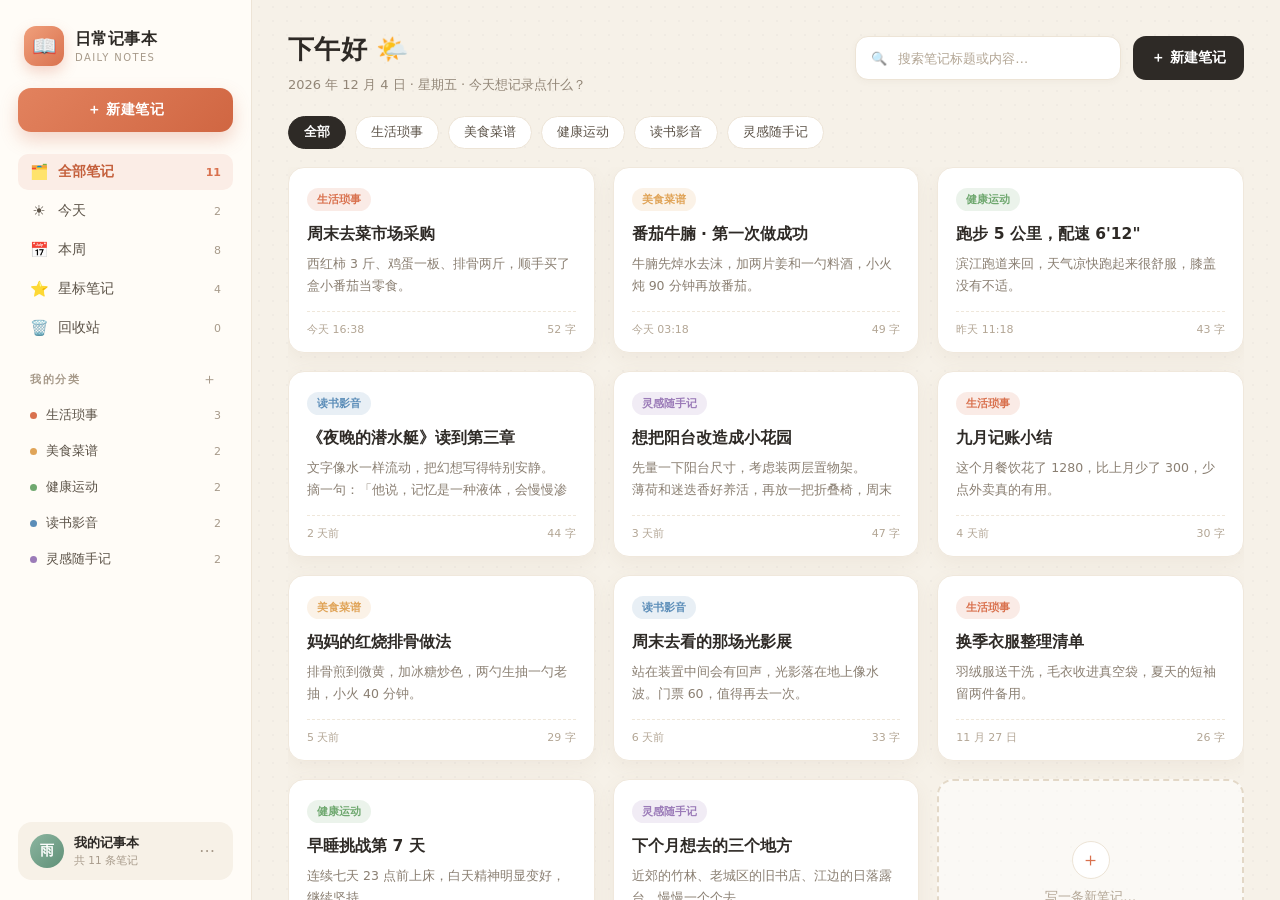
<file: index.html>
<!DOCTYPE html>
<html lang="zh-CN">
<head>
<meta charset="UTF-8">
<meta name="viewport" content="width=device-width, initial-scale=1, viewport-fit=cover">
<title>日常记事本 · 记录每一天</title>
<meta name="description" content="轻量的生活记事本：添加、编辑、删除笔记，按分类整理，数据只保存在本机。">
<link rel="stylesheet" href="assets/css/style.css">
<link rel="icon" href="data:image/svg+xml,<svg xmlns='http://www.w3.org/2000/svg' viewBox='0 0 100 100'><text y='.9em' font-size='90'>📖</text></svg>">
</head>
<body>
<div class="notice" id="fileNotice" hidden>
  <span>💡 小提示：你现在是直接打开本地网页文件的，笔记会保存在这个浏览器里。如果发现笔记没有保存，改用项目里的「启动记事本.bat」打开即可。</span>
  <button class="notice-btn" type="button" id="noticeBackup">导出备份</button>
  <button class="notice-x" type="button" id="noticeClose">知道了</button>
</div>


<!-- ============ 侧边栏 ============ -->
<aside class="sidebar" id="sidebar">
  <div class="brand">
    <div class="brand-mark">📖</div>
    <div>
      <div class="brand-name">日常记事本</div>
      <div class="brand-sub">DAILY NOTES</div>
    </div>
    <button class="sidebar-close" id="sidebarClose" type="button" aria-label="收起菜单">✕</button>
  </div>

  <button class="new-btn" type="button" data-new-note>＋ 新建笔记</button>

  <nav class="nav" id="viewNav">
    <a class="nav-item" data-view="all" href="#all"><span class="ico">🗂️</span>全部笔记<span class="count" data-count="all">0</span></a>
    <a class="nav-item" data-view="today" href="#today"><span class="ico">☀️</span>今天<span class="count" data-count="today">0</span></a>
    <a class="nav-item" data-view="week" href="#week"><span class="ico">📅</span>本周<span class="count" data-count="week">0</span></a>
    <a class="nav-item" data-view="starred" href="#starred"><span class="ico">⭐</span>星标笔记<span class="count" data-count="starred">0</span></a>
    <a class="nav-item" data-view="trash" href="#trash"><span class="ico">🗑️</span>回收站<span class="count" data-count="trash">0</span></a>
  </nav>

  <div class="nav-title">
    <span>我的分类</span>
    <button class="mini" type="button" id="manageCatsBtn" title="管理分类">＋</button>
  </div>
  <div class="cats" id="catList"></div>

  <div class="user">
    <div class="avatar">雨</div>
    <div class="user-info">
      <div class="user-name">我的记事本</div>
      <div class="user-sub" id="userSub">已记录 0 条</div>
    </div>
    <button class="more-btn" type="button" id="moreBtn" aria-label="更多">⋯</button>
  </div>
</aside>
<div class="sidebar-mask" id="sidebarMask"></div>

<!-- ============ 主区域 ============ -->
<main class="main">
  <header class="head">
    <div class="head-text">
      <button class="menu-btn" type="button" id="menuBtn" aria-label="打开菜单">☰</button>
      <div>
        <h1 id="greeting">你好 ☀️</h1>
        <p class="sub" id="todayLine"></p>
      </div>
    </div>
    <div class="head-actions">
      <div class="search" id="searchBox">
        <span class="search-ico">🔍</span>
        <input id="searchInput" type="search" placeholder="搜索笔记标题或内容…" autocomplete="off" aria-label="搜索笔记">
        <button class="search-clear" type="button" id="searchClear" aria-label="清空搜索" hidden>✕</button>
      </div>
      <button class="mini-new" type="button" data-new-note>＋ 新建笔记</button>
    </div>
  </header>

  <div class="chips" id="chips"></div>

  <div class="list-head" id="listHead"></div>

  <section class="grid" id="grid"></section>

  <div class="empty" id="empty" hidden>
    <div class="empty-ico" id="emptyIco">🌱</div>
    <h2 id="emptyTitle">还没有笔记</h2>
    <p id="emptyText">写下第一条笔记，开始记录你的日常。</p>
    <button class="bp" type="button" data-new-note id="emptyBtn">＋ 新建笔记</button>
  </div>
</main>

<button class="fab" type="button" data-new-note aria-label="新建笔记">＋</button>

<!-- ============ 新建 / 编辑 弹窗 ============ -->
<div class="modal" id="noteModal" hidden>
  <div class="modal-mask" data-close></div>
  <div class="dialog" role="dialog" aria-modal="true" aria-labelledby="noteModalTitle">
    <h2 id="noteModalTitle">新建笔记</h2>
    <p class="tip" id="noteModalTip">记录此刻的想法，随时可以回来修改</p>

    <div class="field">
      <label for="noteTitle">标题</label>
      <input class="input" id="noteTitle" type="text" maxlength="60" placeholder="给这条笔记起个名字…">
    </div>

    <div class="field">
      <label>分类</label>
      <div class="picker" id="catPicker"></div>
    </div>

    <div class="field">
      <label for="noteContent">内容</label>
      <textarea class="textarea" id="noteContent" placeholder="今天发生了什么？"></textarea>
    </div>

    <div class="dfoot">
      <span class="hint">Ctrl + Enter 保存 · Esc 取消</span>
      <div class="btns">
        <button class="bg" type="button" data-close>取消</button>
        <button class="bp" type="button" id="saveNoteBtn">保存笔记</button>
      </div>
    </div>
  </div>
</div>

<!-- ============ 确认弹窗 ============ -->
<div class="modal" id="confirmModal" hidden>
  <div class="modal-mask" data-close></div>
  <div class="dialog small" role="dialog" aria-modal="true" aria-labelledby="confirmTitle">
    <div class="danger-icon" id="confirmIcon">🗑️</div>
    <h2 id="confirmTitle">确认操作？</h2>
    <p id="confirmText"></p>
    <div class="dfoot" style="margin-top:20px">
      <span class="hint" id="confirmHint"></span>
      <div class="btns">
        <button class="bg" type="button" data-close>取消</button>
        <button class="bd" type="button" id="confirmOk">删除</button>
      </div>
    </div>
  </div>
</div>

<!-- ============ 分类管理 ============ -->
<div class="modal" id="catModal" hidden>
  <div class="modal-mask" data-close></div>
  <div class="dialog" role="dialog" aria-modal="true" aria-labelledby="catModalTitle">
    <h2 id="catModalTitle">管理分类</h2>
    <p class="tip">分类用于把笔记分组，删除分类不会删除笔记</p>
    <div class="cat-manage" id="catManageList"></div>
    <div class="add-cat">
      <input class="input" id="newCatName" type="text" maxlength="12" placeholder="新分类名称，例如：旅行记录">
      <button class="bp" type="button" id="addCatBtn">添加</button>
    </div>
    <div class="dfoot">
      <span class="hint" id="catHint">最多可创建 12 个分类</span>
      <div class="btns"><button class="bg" type="button" data-close>完成</button></div>
    </div>
  </div>
</div>

<!-- ============ 更多菜单 ============ -->
<div class="modal" id="moreModal" hidden>
  <div class="modal-mask" data-close></div>
  <div class="dialog small" role="dialog" aria-modal="true" aria-labelledby="moreTitle">
    <h2 id="moreTitle">备份与还原</h2>
    <p>笔记只保存在这台设备的浏览器里。换设备或清理浏览器数据前，建议先导出一份备份。</p>
    <div class="more-list">
      <button class="more-item" type="button" id="exportBtn"><span>📤</span><span>导出备份（JSON 文件）</span></button>
      <button class="more-item" type="button" id="importBtn"><span>📥</span><span>导入备份（选择 JSON 文件）</span></button>
      <button class="more-item danger" type="button" id="clearAllBtn"><span>⚠️</span><span>清空全部笔记</span></button>
    </div>
    <div class="dfoot"><span class="hint" id="moreHint"></span><div class="btns"><button class="bg" type="button" data-close>关闭</button></div></div>
  </div>
</div>

<input type="file" id="importFile" accept="application/json,.json" hidden>
<div class="toast" id="toast" hidden></div>

<script src="assets/js/app.js"></script>
</body>
</html>
</file>
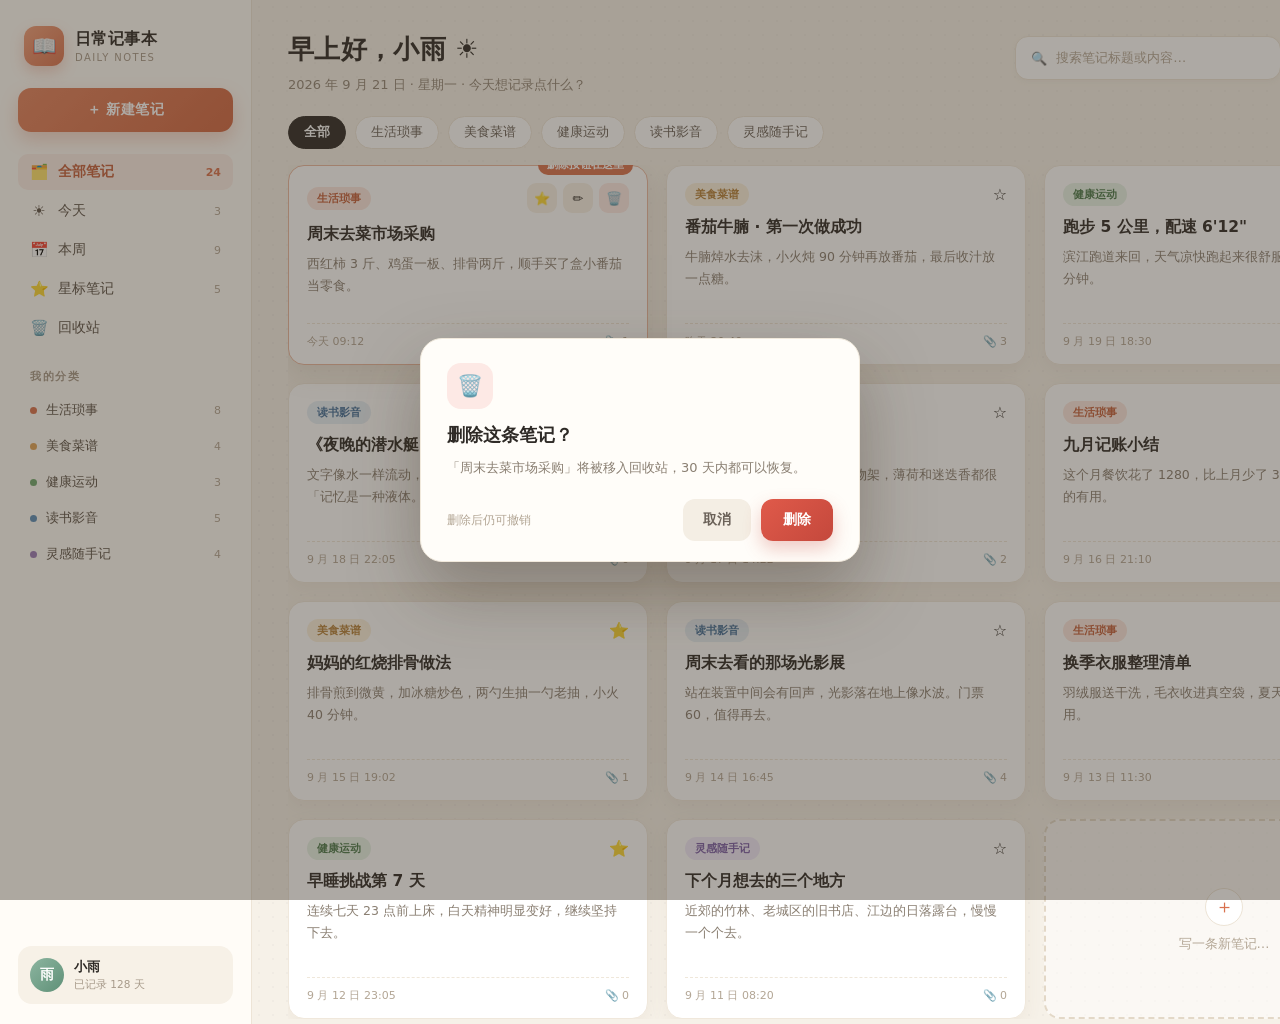
<file: design/style-a-del.html>
<!DOCTYPE html>
<html lang="zh-CN">
<head>
<meta charset="UTF-8">
<title>方案 A · 暖阳纸感</title>
<style>
*{box-sizing:border-box;margin:0;padding:0}
html,body{width:1440px;height:1024px;overflow:hidden}
body{
  font-family:"Microsoft YaHei","PingFang SC","Noto Sans SC",system-ui,sans-serif;
  background:#F6F1E8;color:#2E2A26;display:flex;
  background-image:radial-gradient(rgba(0,0,0,.022) 1px,transparent 1px);
  background-size:14px 14px;
}
.sidebar{width:252px;flex:0 0 252px;background:#FFFCF7;border-right:1px solid #EDE4D6;padding:26px 18px 20px;display:flex;flex-direction:column}
.brand{display:flex;align-items:center;gap:11px;padding:0 6px 22px}
.brand-mark{width:40px;height:40px;border-radius:12px;background:linear-gradient(135deg,#F0A07C,#D9714E);display:flex;align-items:center;justify-content:center;font-size:20px;box-shadow:0 6px 14px rgba(217,113,78,.28)}
.brand-name{font-size:16px;font-weight:700;letter-spacing:.4px}
.brand-sub{font-size:10px;color:#A79A8A;letter-spacing:1.4px;margin-top:2px}
.new-btn{width:100%;border:0;border-radius:13px;background:linear-gradient(135deg,#E2825E,#D06642);color:#fff;font-size:14px;font-weight:700;padding:13px 0;font-family:inherit;box-shadow:0 8px 18px rgba(208,102,66,.26);letter-spacing:.5px}
.nav{margin-top:22px;display:flex;flex-direction:column;gap:3px}
.nav-item{display:flex;align-items:center;gap:10px;padding:9px 12px;border-radius:10px;font-size:13.5px;color:#5C5348}
.nav-item.active{background:#FBEDE6;color:#C4603C;font-weight:700}
.nav-item .ico{font-size:15px;width:18px;text-align:center}
.nav-item .count{margin-left:auto;font-size:11px;color:#B3A695}
.nav-item.active .count{color:#D9714E}
.nav-title{font-size:10.5px;font-weight:700;color:#A79A8A;letter-spacing:1.6px;margin:24px 0 9px;padding-left:12px}
.cats{display:flex;flex-direction:column;gap:2px}
.cat{display:flex;align-items:center;gap:9px;padding:8px 12px;border-radius:10px;font-size:13px;color:#5C5348}
.cat i{width:7px;height:7px;border-radius:50%}
.cat span{margin-left:auto;font-size:11px;color:#B3A695}
.user{margin-top:auto;display:flex;align-items:center;gap:10px;padding:12px;border-radius:14px;background:#F7F1E7}
.avatar{width:34px;height:34px;border-radius:50%;background:linear-gradient(135deg,#8CB5A0,#5F9077);color:#fff;display:flex;align-items:center;justify-content:center;font-size:14px;font-weight:700}
.user-name{font-size:13px;font-weight:700}
.user-sub{font-size:10.5px;color:#A79A8A;margin-top:2px}
.main{flex:1;padding:32px 36px 0;display:flex;flex-direction:column;min-width:0}
.head{display:flex;align-items:flex-start;justify-content:space-between;gap:20px}
h1{font-size:26px;font-weight:700;letter-spacing:.3px}
.head .sub{font-size:13px;color:#928677;margin-top:9px}
.head-actions{display:flex;align-items:center;gap:12px;padding-top:4px}
.search{width:266px;height:44px;border-radius:13px;background:#fff;border:1px solid #EDE4D6;display:flex;align-items:center;gap:9px;padding:0 15px;font-size:13px;color:#B3A695;box-shadow:0 2px 6px rgba(120,100,80,.05)}
.mini-new{height:44px;border-radius:13px;background:#2E2A26;color:#fff;display:flex;align-items:center;gap:7px;padding:0 18px;font-size:13.5px;font-weight:700}
.chips{display:flex;gap:9px;margin:22px 0 16px}
.chip{padding:7px 15px;border-radius:999px;background:#fff;border:1px solid #EDE4D6;font-size:12.5px;color:#6B6259}
.chip.active{background:#2E2A26;border-color:#2E2A26;color:#fff;font-weight:700}
.grid{display:grid;grid-template-columns:repeat(3,1fr);gap:18px;align-content:start;overflow:hidden}
.card{background:#fff;border-radius:16px;padding:17px 18px 15px;border:1px solid #F0E8DC;box-shadow:0 6px 18px rgba(140,118,92,.07);display:flex;flex-direction:column;min-height:200px}
.card-top{display:flex;align-items:center;justify-content:space-between;margin-bottom:10px}
.pill{font-size:11px;font-weight:700;padding:4px 10px;border-radius:999px}
.card h3{font-size:15.5px;font-weight:700;line-height:1.42;margin-bottom:8px}
.card p{font-size:12.5px;line-height:1.78;color:#8A7F72;flex:1}
.card-foot{display:flex;align-items:center;justify-content:space-between;margin-top:12px;padding-top:10px;border-top:1px dashed #EFE7DA;font-size:11px;color:#B3A695}
.add-card{border:2px dashed #E3D8C7;background:rgba(255,255,255,.5);box-shadow:none;align-items:center;justify-content:center;gap:9px;color:#B3A695;font-size:13px}
.add-card .plus{width:38px;height:38px;border-radius:50%;background:#fff;border:1px solid #EDE4D6;display:flex;align-items:center;justify-content:center;font-size:19px;color:#D9714E}
</style>
</head>
<body>
<aside class="sidebar">
  <div class="brand">
    <div class="brand-mark">📖</div>
    <div><div class="brand-name">日常记事本</div><div class="brand-sub">DAILY NOTES</div></div>
  </div>
  <button class="new-btn">＋ 新建笔记</button>
  <nav class="nav">
    <a class="nav-item active"><span class="ico">🗂️</span>全部笔记<span class="count">24</span></a>
    <a class="nav-item"><span class="ico">☀️</span>今天<span class="count">3</span></a>
    <a class="nav-item"><span class="ico">📅</span>本周<span class="count">9</span></a>
    <a class="nav-item"><span class="ico">⭐</span>星标笔记<span class="count">5</span></a>
    <a class="nav-item"><span class="ico">🗑️</span>回收站</a>
  </nav>
  <div class="nav-title">我的分类</div>
  <div class="cats">
    <a class="cat"><i style="background:#D9714E"></i>生活琐事<span>8</span></a>
    <a class="cat"><i style="background:#E0A458"></i>美食菜谱<span>4</span></a>
    <a class="cat"><i style="background:#6FA86F"></i>健康运动<span>3</span></a>
    <a class="cat"><i style="background:#5B8DB8"></i>读书影音<span>5</span></a>
    <a class="cat"><i style="background:#9B7BB8"></i>灵感随手记<span>4</span></a>
  </div>
  <div class="user">
    <div class="avatar">雨</div>
    <div><div class="user-name">小雨</div><div class="user-sub">已记录 128 天</div></div>
  </div>
</aside>
<main class="main">
  <header class="head">
    <div>
      <h1>早上好，小雨 ☀️</h1>
      <p class="sub">2026 年 9 月 21 日 · 星期一 · 今天想记录点什么？</p>
    </div>
    <div class="head-actions">
      <div class="search">🔍 <span>搜索笔记标题或内容…</span></div>
      <div class="mini-new">＋ 新建笔记</div>
    </div>
  </header>
  <div class="chips">
    <span class="chip active">全部</span>
    <span class="chip">生活琐事</span>
    <span class="chip">美食菜谱</span>
    <span class="chip">健康运动</span>
    <span class="chip">读书影音</span>
    <span class="chip">灵感随手记</span>
  </div>
  <section class="grid">
    <article class="card hov rel"><span class="card-hint">删除按钮在这里</span><div class="card-top"><span class="pill" style="background:#FBE7DF;color:#C4603C">生活琐事</span><span class="acts"><span class="ab">⭐</span><span class="ab">✏️</span><span class="ab danger">🗑️</span></span></div>
      <h3>周末去菜市场采购</h3>
      <p>西红柿 3 斤、鸡蛋一板、排骨两斤，顺手买了盒小番茄当零食。</p>
      <div class="card-foot"><span>今天 09:12</span><span>📎 1</span></div>
    </article>
    <article class="card">
      <div class="card-top"><span class="pill" style="background:#FBF1DE;color:#B5813A">美食菜谱</span><span>☆</span></div>
      <h3>番茄牛腩 · 第一次做成功</h3>
      <p>牛腩焯水去沫，小火炖 90 分钟再放番茄，最后收汁放一点糖。</p>
      <div class="card-foot"><span>昨天 20:40</span><span>📎 3</span></div>
    </article>
    <article class="card">
      <div class="card-top"><span class="pill" style="background:#E7F2E7;color:#4C7A4C">健康运动</span><span>☆</span></div>
      <h3>跑步 5 公里，配速 6'12"</h3>
      <p>滨江跑道来回，天气凉快跑起来很舒服，拉伸做了 10 分钟。</p>
      <div class="card-foot"><span>9 月 19 日 18:30</span><span>📎 0</span></div>
    </article>
    <article class="card">
      <div class="card-top"><span class="pill" style="background:#E6EFF7;color:#45719B">读书影音</span><span>⭐</span></div>
      <h3>《夜晚的潜水艇》读到第三章</h3>
      <p>文字像水一样流动，把幻想写得特别安静。摘一句：「记忆是一种液体。」</p>
      <div class="card-foot"><span>9 月 18 日 22:05</span><span>📎 0</span></div>
    </article>
    <article class="card">
      <div class="card-top"><span class="pill" style="background:#F1EAFA;color:#7B5EA7">灵感随手记</span><span>☆</span></div>
      <h3>想把阳台改造成小花园</h3>
      <p>先量一下阳台尺寸，装两层置物架，薄荷和迷迭香都很好养活。</p>
      <div class="card-foot"><span>9 月 17 日 14:22</span><span>📎 2</span></div>
    </article>
    <article class="card">
      <div class="card-top"><span class="pill" style="background:#FBE7DF;color:#C4603C">生活琐事</span><span>☆</span></div>
      <h3>九月记账小结</h3>
      <p>这个月餐饮花了 1280，比上月少了 300，少点外卖真的有用。</p>
      <div class="card-foot"><span>9 月 16 日 21:10</span><span>📎 0</span></div>
    </article>
    <article class="card">
      <div class="card-top"><span class="pill" style="background:#FBF1DE;color:#B5813A">美食菜谱</span><span>⭐</span></div>
      <h3>妈妈的红烧排骨做法</h3>
      <p>排骨煎到微黄，加冰糖炒色，两勺生抽一勺老抽，小火 40 分钟。</p>
      <div class="card-foot"><span>9 月 15 日 19:02</span><span>📎 1</span></div>
    </article>
    <article class="card">
      <div class="card-top"><span class="pill" style="background:#E6EFF7;color:#45719B">读书影音</span><span>☆</span></div>
      <h3>周末去看的那场光影展</h3>
      <p>站在装置中间会有回声，光影落在地上像水波。门票 60，值得再去。</p>
      <div class="card-foot"><span>9 月 14 日 16:45</span><span>📎 4</span></div>
    </article>
    <article class="card">
      <div class="card-top"><span class="pill" style="background:#FBE7DF;color:#C4603C">生活琐事</span><span>☆</span></div>
      <h3>换季衣服整理清单</h3>
      <p>羽绒服送干洗，毛衣收进真空袋，夏天的短袖留两件备用。</p>
      <div class="card-foot"><span>9 月 13 日 11:30</span><span>📎 0</span></div>
    </article>
    <article class="card">
      <div class="card-top"><span class="pill" style="background:#E7F2E7;color:#4C7A4C">健康运动</span><span>⭐</span></div>
      <h3>早睡挑战第 7 天</h3>
      <p>连续七天 23 点前上床，白天精神明显变好，继续坚持下去。</p>
      <div class="card-foot"><span>9 月 12 日 23:05</span><span>📎 0</span></div>
    </article>
    <article class="card">
      <div class="card-top"><span class="pill" style="background:#F1EAFA;color:#7B5EA7">灵感随手记</span><span>☆</span></div>
      <h3>下个月想去的三个地方</h3>
      <p>近郊的竹林、老城区的旧书店、江边的日落露台，慢慢一个个去。</p>
      <div class="card-foot"><span>9 月 11 日 08:20</span><span>📎 0</span></div>
    </article>
    <article class="card add-card">
      <div class="plus">＋</div>
      <div>写一条新笔记…</div>
    </article>
  </section>
</main>

<style>
.overlay{position:fixed;inset:0;background:rgba(60,50,40,.42);display:flex;align-items:center;justify-content:center;z-index:9}
.dialog{width:640px;background:#FFFDF9;border-radius:22px;box-shadow:0 30px 70px rgba(60,45,30,.35);padding:26px 28px 22px;border:1px solid #F1E9DC}
.dialog h2{font-size:19px;font-weight:700}
.dialog .tip{font-size:12px;color:#A79A8A;margin-top:7px}
.field{margin-top:17px}
.field label{font-size:11.5px;font-weight:700;color:#928677;letter-spacing:.4px}
.input{margin-top:7px;height:44px;border-radius:12px;background:#fff;border:1px solid #E9DFD0;padding:0 14px;display:flex;align-items:center;font-size:13.5px;color:#2E2A26;font-weight:700}
.textarea{margin-top:7px;height:132px;border-radius:12px;background:#fff;border:1px solid #E9DFD0;padding:12px 14px;font-size:13px;color:#9A8D7C;line-height:1.85}
.caret{display:inline-block;width:1.5px;height:15px;background:#D9714E;vertical-align:-2px;margin-left:2px}
.picker{display:flex;gap:8px;margin-top:9px;flex-wrap:wrap}
.cp{padding:7px 14px;border-radius:999px;font-size:12.5px;font-weight:700;background:#fff;border:1px solid #E9DFD0;color:#8A7F72}
.cp.on{background:#FBE7DF;border-color:#F3CBB9;color:#C4603C}
.dfoot{display:flex;align-items:center;justify-content:space-between;margin-top:22px}
.hint{font-size:11.5px;color:#B3A695}
.btns{display:flex;gap:10px}
.bg{height:42px;padding:0 20px;border-radius:12px;background:#F4EEE4;color:#6B6259;display:flex;align-items:center;font-size:13.5px;font-weight:700}
.bp{height:42px;padding:0 24px;border-radius:12px;background:linear-gradient(135deg,#E2825E,#D06642);color:#fff;display:flex;align-items:center;font-size:13.5px;font-weight:700;box-shadow:0 8px 18px rgba(208,102,66,.26)}
.card.hov{border-color:#E9B79F;box-shadow:0 10px 26px rgba(140,118,92,.16)}
.acts{display:flex;gap:6px}
.ab{width:30px;height:30px;border-radius:9px;background:#F7F1E7;display:flex;align-items:center;justify-content:center;font-size:13px}
.ab.danger{background:#FDE9E5;color:#C4483C}
.card-hint{position:absolute;top:-11px;right:14px;font-size:10.5px;font-weight:700;color:#fff;background:#D9714E;border-radius:999px;padding:3px 9px}
.rel{position:relative}
.dialog.small{width:440px;padding:24px 26px 20px}
.danger-icon{width:46px;height:46px;border-radius:14px;background:#FDE9E5;color:#C4483C;display:flex;align-items:center;justify-content:center;font-size:21px;margin-bottom:14px}
.dialog.small h2{font-size:17.5px}
.dialog.small p{font-size:13px;color:#8A7F72;line-height:1.8;margin-top:9px}
.bd{height:42px;padding:0 22px;border-radius:12px;background:linear-gradient(135deg,#E05A4A,#C4483C);color:#fff;display:flex;align-items:center;font-size:13.5px;font-weight:700;box-shadow:0 8px 18px rgba(196,72,60,.28)}
</style><div class="overlay">
  <div class="dialog small">
    <div class="danger-icon">🗑️</div>
    <h2>删除这条笔记？</h2>
    <p>「周末去菜市场采购」将被移入回收站，30 天内都可以恢复。</p>
    <div class="dfoot" style="margin-top:20px"><span class="hint">删除后仍可撤销</span><span class="btns"><span class="bg">取消</span><span class="bd">删除</span></span></div>
  </div>
</div></body>
</html>
</file>
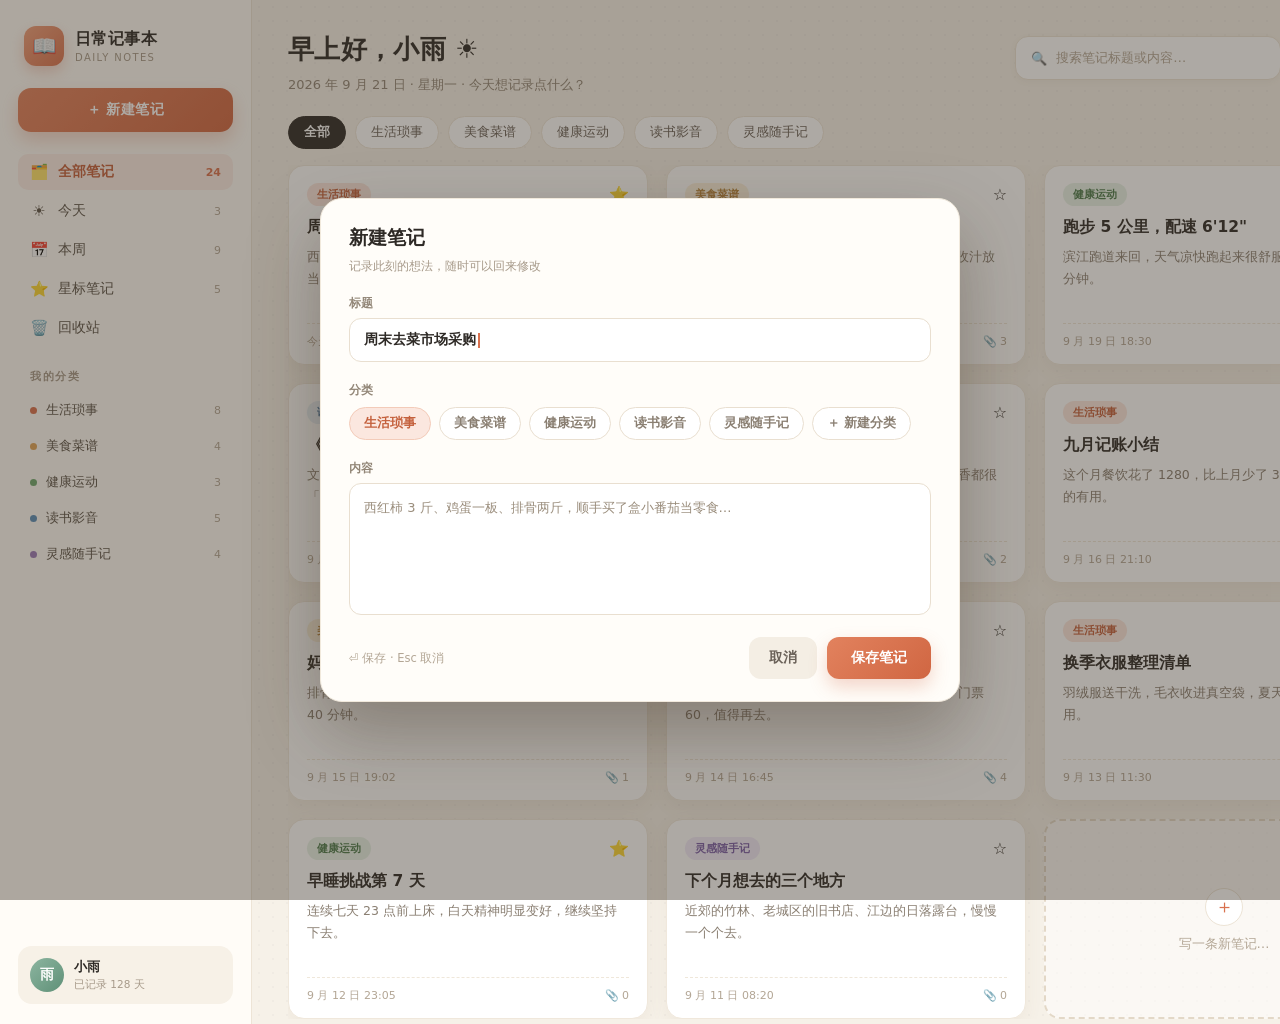
<file: design/style-a-new.html>
<!DOCTYPE html>
<html lang="zh-CN">
<head>
<meta charset="UTF-8">
<title>方案 A · 暖阳纸感</title>
<style>
*{box-sizing:border-box;margin:0;padding:0}
html,body{width:1440px;height:1024px;overflow:hidden}
body{
  font-family:"Microsoft YaHei","PingFang SC","Noto Sans SC",system-ui,sans-serif;
  background:#F6F1E8;color:#2E2A26;display:flex;
  background-image:radial-gradient(rgba(0,0,0,.022) 1px,transparent 1px);
  background-size:14px 14px;
}
.sidebar{width:252px;flex:0 0 252px;background:#FFFCF7;border-right:1px solid #EDE4D6;padding:26px 18px 20px;display:flex;flex-direction:column}
.brand{display:flex;align-items:center;gap:11px;padding:0 6px 22px}
.brand-mark{width:40px;height:40px;border-radius:12px;background:linear-gradient(135deg,#F0A07C,#D9714E);display:flex;align-items:center;justify-content:center;font-size:20px;box-shadow:0 6px 14px rgba(217,113,78,.28)}
.brand-name{font-size:16px;font-weight:700;letter-spacing:.4px}
.brand-sub{font-size:10px;color:#A79A8A;letter-spacing:1.4px;margin-top:2px}
.new-btn{width:100%;border:0;border-radius:13px;background:linear-gradient(135deg,#E2825E,#D06642);color:#fff;font-size:14px;font-weight:700;padding:13px 0;font-family:inherit;box-shadow:0 8px 18px rgba(208,102,66,.26);letter-spacing:.5px}
.nav{margin-top:22px;display:flex;flex-direction:column;gap:3px}
.nav-item{display:flex;align-items:center;gap:10px;padding:9px 12px;border-radius:10px;font-size:13.5px;color:#5C5348}
.nav-item.active{background:#FBEDE6;color:#C4603C;font-weight:700}
.nav-item .ico{font-size:15px;width:18px;text-align:center}
.nav-item .count{margin-left:auto;font-size:11px;color:#B3A695}
.nav-item.active .count{color:#D9714E}
.nav-title{font-size:10.5px;font-weight:700;color:#A79A8A;letter-spacing:1.6px;margin:24px 0 9px;padding-left:12px}
.cats{display:flex;flex-direction:column;gap:2px}
.cat{display:flex;align-items:center;gap:9px;padding:8px 12px;border-radius:10px;font-size:13px;color:#5C5348}
.cat i{width:7px;height:7px;border-radius:50%}
.cat span{margin-left:auto;font-size:11px;color:#B3A695}
.user{margin-top:auto;display:flex;align-items:center;gap:10px;padding:12px;border-radius:14px;background:#F7F1E7}
.avatar{width:34px;height:34px;border-radius:50%;background:linear-gradient(135deg,#8CB5A0,#5F9077);color:#fff;display:flex;align-items:center;justify-content:center;font-size:14px;font-weight:700}
.user-name{font-size:13px;font-weight:700}
.user-sub{font-size:10.5px;color:#A79A8A;margin-top:2px}
.main{flex:1;padding:32px 36px 0;display:flex;flex-direction:column;min-width:0}
.head{display:flex;align-items:flex-start;justify-content:space-between;gap:20px}
h1{font-size:26px;font-weight:700;letter-spacing:.3px}
.head .sub{font-size:13px;color:#928677;margin-top:9px}
.head-actions{display:flex;align-items:center;gap:12px;padding-top:4px}
.search{width:266px;height:44px;border-radius:13px;background:#fff;border:1px solid #EDE4D6;display:flex;align-items:center;gap:9px;padding:0 15px;font-size:13px;color:#B3A695;box-shadow:0 2px 6px rgba(120,100,80,.05)}
.mini-new{height:44px;border-radius:13px;background:#2E2A26;color:#fff;display:flex;align-items:center;gap:7px;padding:0 18px;font-size:13.5px;font-weight:700}
.chips{display:flex;gap:9px;margin:22px 0 16px}
.chip{padding:7px 15px;border-radius:999px;background:#fff;border:1px solid #EDE4D6;font-size:12.5px;color:#6B6259}
.chip.active{background:#2E2A26;border-color:#2E2A26;color:#fff;font-weight:700}
.grid{display:grid;grid-template-columns:repeat(3,1fr);gap:18px;align-content:start;overflow:hidden}
.card{background:#fff;border-radius:16px;padding:17px 18px 15px;border:1px solid #F0E8DC;box-shadow:0 6px 18px rgba(140,118,92,.07);display:flex;flex-direction:column;min-height:200px}
.card-top{display:flex;align-items:center;justify-content:space-between;margin-bottom:10px}
.pill{font-size:11px;font-weight:700;padding:4px 10px;border-radius:999px}
.card h3{font-size:15.5px;font-weight:700;line-height:1.42;margin-bottom:8px}
.card p{font-size:12.5px;line-height:1.78;color:#8A7F72;flex:1}
.card-foot{display:flex;align-items:center;justify-content:space-between;margin-top:12px;padding-top:10px;border-top:1px dashed #EFE7DA;font-size:11px;color:#B3A695}
.add-card{border:2px dashed #E3D8C7;background:rgba(255,255,255,.5);box-shadow:none;align-items:center;justify-content:center;gap:9px;color:#B3A695;font-size:13px}
.add-card .plus{width:38px;height:38px;border-radius:50%;background:#fff;border:1px solid #EDE4D6;display:flex;align-items:center;justify-content:center;font-size:19px;color:#D9714E}
</style>
</head>
<body>
<aside class="sidebar">
  <div class="brand">
    <div class="brand-mark">📖</div>
    <div><div class="brand-name">日常记事本</div><div class="brand-sub">DAILY NOTES</div></div>
  </div>
  <button class="new-btn">＋ 新建笔记</button>
  <nav class="nav">
    <a class="nav-item active"><span class="ico">🗂️</span>全部笔记<span class="count">24</span></a>
    <a class="nav-item"><span class="ico">☀️</span>今天<span class="count">3</span></a>
    <a class="nav-item"><span class="ico">📅</span>本周<span class="count">9</span></a>
    <a class="nav-item"><span class="ico">⭐</span>星标笔记<span class="count">5</span></a>
    <a class="nav-item"><span class="ico">🗑️</span>回收站</a>
  </nav>
  <div class="nav-title">我的分类</div>
  <div class="cats">
    <a class="cat"><i style="background:#D9714E"></i>生活琐事<span>8</span></a>
    <a class="cat"><i style="background:#E0A458"></i>美食菜谱<span>4</span></a>
    <a class="cat"><i style="background:#6FA86F"></i>健康运动<span>3</span></a>
    <a class="cat"><i style="background:#5B8DB8"></i>读书影音<span>5</span></a>
    <a class="cat"><i style="background:#9B7BB8"></i>灵感随手记<span>4</span></a>
  </div>
  <div class="user">
    <div class="avatar">雨</div>
    <div><div class="user-name">小雨</div><div class="user-sub">已记录 128 天</div></div>
  </div>
</aside>
<main class="main">
  <header class="head">
    <div>
      <h1>早上好，小雨 ☀️</h1>
      <p class="sub">2026 年 9 月 21 日 · 星期一 · 今天想记录点什么？</p>
    </div>
    <div class="head-actions">
      <div class="search">🔍 <span>搜索笔记标题或内容…</span></div>
      <div class="mini-new">＋ 新建笔记</div>
    </div>
  </header>
  <div class="chips">
    <span class="chip active">全部</span>
    <span class="chip">生活琐事</span>
    <span class="chip">美食菜谱</span>
    <span class="chip">健康运动</span>
    <span class="chip">读书影音</span>
    <span class="chip">灵感随手记</span>
  </div>
  <section class="grid">
    <article class="card">
      <div class="card-top"><span class="pill" style="background:#FBE7DF;color:#C4603C">生活琐事</span><span>⭐</span></div>
      <h3>周末去菜市场采购</h3>
      <p>西红柿 3 斤、鸡蛋一板、排骨两斤，顺手买了盒小番茄当零食。</p>
      <div class="card-foot"><span>今天 09:12</span><span>📎 1</span></div>
    </article>
    <article class="card">
      <div class="card-top"><span class="pill" style="background:#FBF1DE;color:#B5813A">美食菜谱</span><span>☆</span></div>
      <h3>番茄牛腩 · 第一次做成功</h3>
      <p>牛腩焯水去沫，小火炖 90 分钟再放番茄，最后收汁放一点糖。</p>
      <div class="card-foot"><span>昨天 20:40</span><span>📎 3</span></div>
    </article>
    <article class="card">
      <div class="card-top"><span class="pill" style="background:#E7F2E7;color:#4C7A4C">健康运动</span><span>☆</span></div>
      <h3>跑步 5 公里，配速 6'12"</h3>
      <p>滨江跑道来回，天气凉快跑起来很舒服，拉伸做了 10 分钟。</p>
      <div class="card-foot"><span>9 月 19 日 18:30</span><span>📎 0</span></div>
    </article>
    <article class="card">
      <div class="card-top"><span class="pill" style="background:#E6EFF7;color:#45719B">读书影音</span><span>⭐</span></div>
      <h3>《夜晚的潜水艇》读到第三章</h3>
      <p>文字像水一样流动，把幻想写得特别安静。摘一句：「记忆是一种液体。」</p>
      <div class="card-foot"><span>9 月 18 日 22:05</span><span>📎 0</span></div>
    </article>
    <article class="card">
      <div class="card-top"><span class="pill" style="background:#F1EAFA;color:#7B5EA7">灵感随手记</span><span>☆</span></div>
      <h3>想把阳台改造成小花园</h3>
      <p>先量一下阳台尺寸，装两层置物架，薄荷和迷迭香都很好养活。</p>
      <div class="card-foot"><span>9 月 17 日 14:22</span><span>📎 2</span></div>
    </article>
    <article class="card">
      <div class="card-top"><span class="pill" style="background:#FBE7DF;color:#C4603C">生活琐事</span><span>☆</span></div>
      <h3>九月记账小结</h3>
      <p>这个月餐饮花了 1280，比上月少了 300，少点外卖真的有用。</p>
      <div class="card-foot"><span>9 月 16 日 21:10</span><span>📎 0</span></div>
    </article>
    <article class="card">
      <div class="card-top"><span class="pill" style="background:#FBF1DE;color:#B5813A">美食菜谱</span><span>⭐</span></div>
      <h3>妈妈的红烧排骨做法</h3>
      <p>排骨煎到微黄，加冰糖炒色，两勺生抽一勺老抽，小火 40 分钟。</p>
      <div class="card-foot"><span>9 月 15 日 19:02</span><span>📎 1</span></div>
    </article>
    <article class="card">
      <div class="card-top"><span class="pill" style="background:#E6EFF7;color:#45719B">读书影音</span><span>☆</span></div>
      <h3>周末去看的那场光影展</h3>
      <p>站在装置中间会有回声，光影落在地上像水波。门票 60，值得再去。</p>
      <div class="card-foot"><span>9 月 14 日 16:45</span><span>📎 4</span></div>
    </article>
    <article class="card">
      <div class="card-top"><span class="pill" style="background:#FBE7DF;color:#C4603C">生活琐事</span><span>☆</span></div>
      <h3>换季衣服整理清单</h3>
      <p>羽绒服送干洗，毛衣收进真空袋，夏天的短袖留两件备用。</p>
      <div class="card-foot"><span>9 月 13 日 11:30</span><span>📎 0</span></div>
    </article>
    <article class="card">
      <div class="card-top"><span class="pill" style="background:#E7F2E7;color:#4C7A4C">健康运动</span><span>⭐</span></div>
      <h3>早睡挑战第 7 天</h3>
      <p>连续七天 23 点前上床，白天精神明显变好，继续坚持下去。</p>
      <div class="card-foot"><span>9 月 12 日 23:05</span><span>📎 0</span></div>
    </article>
    <article class="card">
      <div class="card-top"><span class="pill" style="background:#F1EAFA;color:#7B5EA7">灵感随手记</span><span>☆</span></div>
      <h3>下个月想去的三个地方</h3>
      <p>近郊的竹林、老城区的旧书店、江边的日落露台，慢慢一个个去。</p>
      <div class="card-foot"><span>9 月 11 日 08:20</span><span>📎 0</span></div>
    </article>
    <article class="card add-card">
      <div class="plus">＋</div>
      <div>写一条新笔记…</div>
    </article>
  </section>
</main>

<style>
.overlay{position:fixed;inset:0;background:rgba(60,50,40,.42);display:flex;align-items:center;justify-content:center;z-index:9}
.dialog{width:640px;background:#FFFDF9;border-radius:22px;box-shadow:0 30px 70px rgba(60,45,30,.35);padding:26px 28px 22px;border:1px solid #F1E9DC}
.dialog h2{font-size:19px;font-weight:700}
.dialog .tip{font-size:12px;color:#A79A8A;margin-top:7px}
.field{margin-top:17px}
.field label{font-size:11.5px;font-weight:700;color:#928677;letter-spacing:.4px}
.input{margin-top:7px;height:44px;border-radius:12px;background:#fff;border:1px solid #E9DFD0;padding:0 14px;display:flex;align-items:center;font-size:13.5px;color:#2E2A26;font-weight:700}
.textarea{margin-top:7px;height:132px;border-radius:12px;background:#fff;border:1px solid #E9DFD0;padding:12px 14px;font-size:13px;color:#9A8D7C;line-height:1.85}
.caret{display:inline-block;width:1.5px;height:15px;background:#D9714E;vertical-align:-2px;margin-left:2px}
.picker{display:flex;gap:8px;margin-top:9px;flex-wrap:wrap}
.cp{padding:7px 14px;border-radius:999px;font-size:12.5px;font-weight:700;background:#fff;border:1px solid #E9DFD0;color:#8A7F72}
.cp.on{background:#FBE7DF;border-color:#F3CBB9;color:#C4603C}
.dfoot{display:flex;align-items:center;justify-content:space-between;margin-top:22px}
.hint{font-size:11.5px;color:#B3A695}
.btns{display:flex;gap:10px}
.bg{height:42px;padding:0 20px;border-radius:12px;background:#F4EEE4;color:#6B6259;display:flex;align-items:center;font-size:13.5px;font-weight:700}
.bp{height:42px;padding:0 24px;border-radius:12px;background:linear-gradient(135deg,#E2825E,#D06642);color:#fff;display:flex;align-items:center;font-size:13.5px;font-weight:700;box-shadow:0 8px 18px rgba(208,102,66,.26)}
.card.hov{border-color:#E9B79F;box-shadow:0 10px 26px rgba(140,118,92,.16)}
.acts{display:flex;gap:6px}
.ab{width:30px;height:30px;border-radius:9px;background:#F7F1E7;display:flex;align-items:center;justify-content:center;font-size:13px}
.ab.danger{background:#FDE9E5;color:#C4483C}
.card-hint{position:absolute;top:-11px;right:14px;font-size:10.5px;font-weight:700;color:#fff;background:#D9714E;border-radius:999px;padding:3px 9px}
.rel{position:relative}
.dialog.small{width:440px;padding:24px 26px 20px}
.danger-icon{width:46px;height:46px;border-radius:14px;background:#FDE9E5;color:#C4483C;display:flex;align-items:center;justify-content:center;font-size:21px;margin-bottom:14px}
.dialog.small h2{font-size:17.5px}
.dialog.small p{font-size:13px;color:#8A7F72;line-height:1.8;margin-top:9px}
.bd{height:42px;padding:0 22px;border-radius:12px;background:linear-gradient(135deg,#E05A4A,#C4483C);color:#fff;display:flex;align-items:center;font-size:13.5px;font-weight:700;box-shadow:0 8px 18px rgba(196,72,60,.28)}
</style><div class="overlay">
  <div class="dialog">
    <h2>新建笔记</h2>
    <div class="tip">记录此刻的想法，随时可以回来修改</div>
    <div class="field"><label>标题</label><div class="input">周末去菜市场采购<span class="caret"></span></div></div>
    <div class="field"><label>分类</label>
      <div class="picker">
        <span class="cp on">生活琐事</span><span class="cp">美食菜谱</span><span class="cp">健康运动</span><span class="cp">读书影音</span><span class="cp">灵感随手记</span><span class="cp">＋ 新建分类</span>
      </div>
    </div>
    <div class="field"><label>内容</label><div class="textarea">西红柿 3 斤、鸡蛋一板、排骨两斤，顺手买了盒小番茄当零食…</div></div>
    <div class="dfoot">
      <span class="hint">⏎ 保存 · Esc 取消</span>
      <span class="btns"><span class="bg">取消</span><span class="bp">保存笔记</span></span>
    </div>
  </div>
</div></body>
</html>
</file>
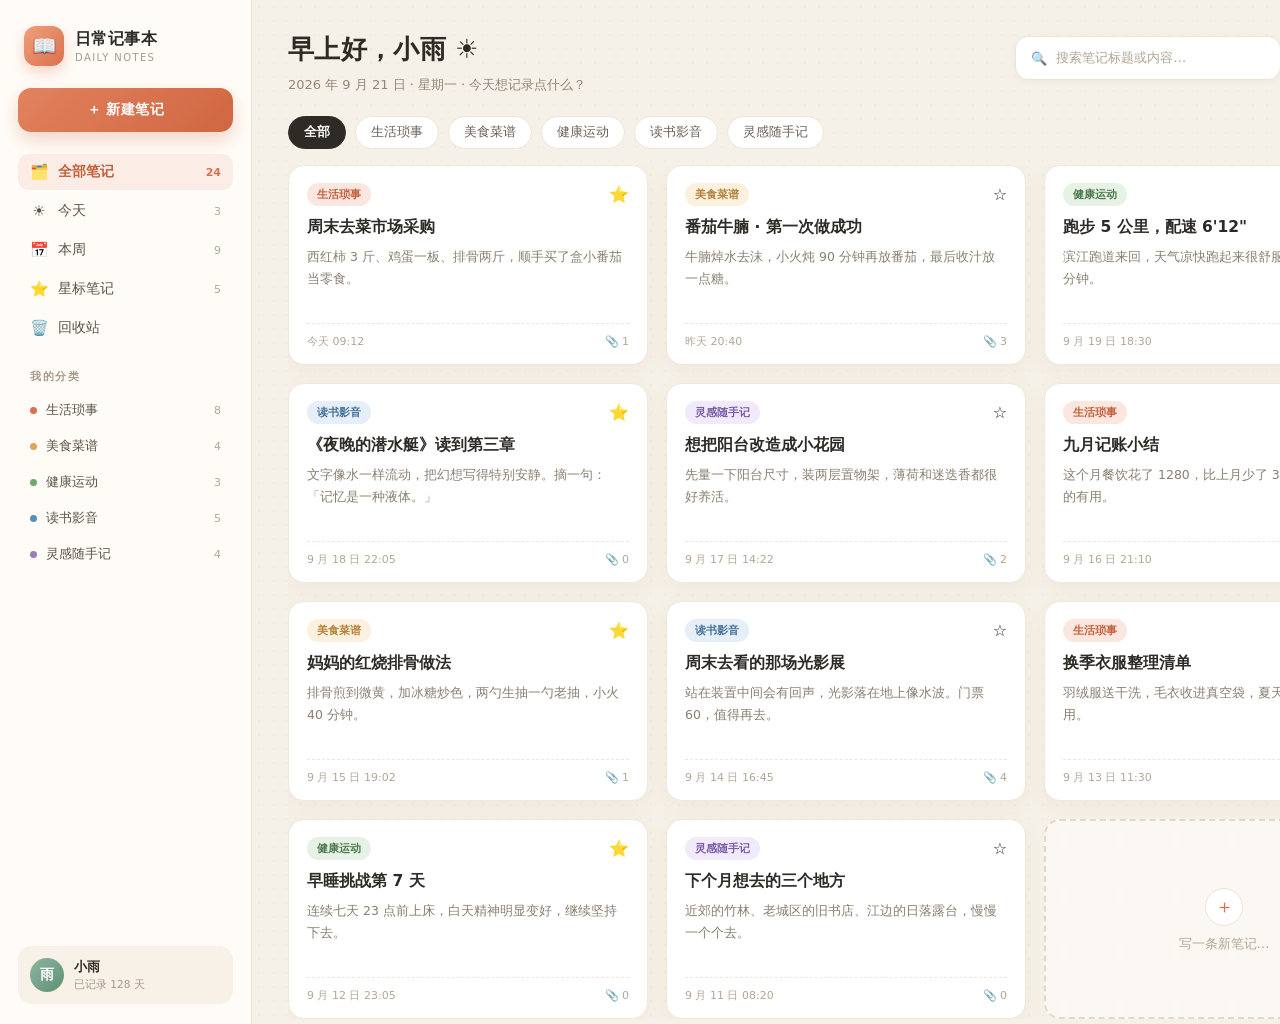
<file: design/style-a-warm.html>
<!DOCTYPE html>
<html lang="zh-CN">
<head>
<meta charset="UTF-8">
<title>方案 A · 暖阳纸感</title>
<style>
*{box-sizing:border-box;margin:0;padding:0}
html,body{width:1440px;height:1024px;overflow:hidden}
body{
  font-family:"Microsoft YaHei","PingFang SC","Noto Sans SC",system-ui,sans-serif;
  background:#F6F1E8;color:#2E2A26;display:flex;
  background-image:radial-gradient(rgba(0,0,0,.022) 1px,transparent 1px);
  background-size:14px 14px;
}
.sidebar{width:252px;flex:0 0 252px;background:#FFFCF7;border-right:1px solid #EDE4D6;padding:26px 18px 20px;display:flex;flex-direction:column}
.brand{display:flex;align-items:center;gap:11px;padding:0 6px 22px}
.brand-mark{width:40px;height:40px;border-radius:12px;background:linear-gradient(135deg,#F0A07C,#D9714E);display:flex;align-items:center;justify-content:center;font-size:20px;box-shadow:0 6px 14px rgba(217,113,78,.28)}
.brand-name{font-size:16px;font-weight:700;letter-spacing:.4px}
.brand-sub{font-size:10px;color:#A79A8A;letter-spacing:1.4px;margin-top:2px}
.new-btn{width:100%;border:0;border-radius:13px;background:linear-gradient(135deg,#E2825E,#D06642);color:#fff;font-size:14px;font-weight:700;padding:13px 0;font-family:inherit;box-shadow:0 8px 18px rgba(208,102,66,.26);letter-spacing:.5px}
.nav{margin-top:22px;display:flex;flex-direction:column;gap:3px}
.nav-item{display:flex;align-items:center;gap:10px;padding:9px 12px;border-radius:10px;font-size:13.5px;color:#5C5348}
.nav-item.active{background:#FBEDE6;color:#C4603C;font-weight:700}
.nav-item .ico{font-size:15px;width:18px;text-align:center}
.nav-item .count{margin-left:auto;font-size:11px;color:#B3A695}
.nav-item.active .count{color:#D9714E}
.nav-title{font-size:10.5px;font-weight:700;color:#A79A8A;letter-spacing:1.6px;margin:24px 0 9px;padding-left:12px}
.cats{display:flex;flex-direction:column;gap:2px}
.cat{display:flex;align-items:center;gap:9px;padding:8px 12px;border-radius:10px;font-size:13px;color:#5C5348}
.cat i{width:7px;height:7px;border-radius:50%}
.cat span{margin-left:auto;font-size:11px;color:#B3A695}
.user{margin-top:auto;display:flex;align-items:center;gap:10px;padding:12px;border-radius:14px;background:#F7F1E7}
.avatar{width:34px;height:34px;border-radius:50%;background:linear-gradient(135deg,#8CB5A0,#5F9077);color:#fff;display:flex;align-items:center;justify-content:center;font-size:14px;font-weight:700}
.user-name{font-size:13px;font-weight:700}
.user-sub{font-size:10.5px;color:#A79A8A;margin-top:2px}
.main{flex:1;padding:32px 36px 0;display:flex;flex-direction:column;min-width:0}
.head{display:flex;align-items:flex-start;justify-content:space-between;gap:20px}
h1{font-size:26px;font-weight:700;letter-spacing:.3px}
.head .sub{font-size:13px;color:#928677;margin-top:9px}
.head-actions{display:flex;align-items:center;gap:12px;padding-top:4px}
.search{width:266px;height:44px;border-radius:13px;background:#fff;border:1px solid #EDE4D6;display:flex;align-items:center;gap:9px;padding:0 15px;font-size:13px;color:#B3A695;box-shadow:0 2px 6px rgba(120,100,80,.05)}
.mini-new{height:44px;border-radius:13px;background:#2E2A26;color:#fff;display:flex;align-items:center;gap:7px;padding:0 18px;font-size:13.5px;font-weight:700}
.chips{display:flex;gap:9px;margin:22px 0 16px}
.chip{padding:7px 15px;border-radius:999px;background:#fff;border:1px solid #EDE4D6;font-size:12.5px;color:#6B6259}
.chip.active{background:#2E2A26;border-color:#2E2A26;color:#fff;font-weight:700}
.grid{display:grid;grid-template-columns:repeat(3,1fr);gap:18px;align-content:start;overflow:hidden}
.card{background:#fff;border-radius:16px;padding:17px 18px 15px;border:1px solid #F0E8DC;box-shadow:0 6px 18px rgba(140,118,92,.07);display:flex;flex-direction:column;min-height:200px}
.card-top{display:flex;align-items:center;justify-content:space-between;margin-bottom:10px}
.pill{font-size:11px;font-weight:700;padding:4px 10px;border-radius:999px}
.card h3{font-size:15.5px;font-weight:700;line-height:1.42;margin-bottom:8px}
.card p{font-size:12.5px;line-height:1.78;color:#8A7F72;flex:1}
.card-foot{display:flex;align-items:center;justify-content:space-between;margin-top:12px;padding-top:10px;border-top:1px dashed #EFE7DA;font-size:11px;color:#B3A695}
.add-card{border:2px dashed #E3D8C7;background:rgba(255,255,255,.5);box-shadow:none;align-items:center;justify-content:center;gap:9px;color:#B3A695;font-size:13px}
.add-card .plus{width:38px;height:38px;border-radius:50%;background:#fff;border:1px solid #EDE4D6;display:flex;align-items:center;justify-content:center;font-size:19px;color:#D9714E}
</style>
</head>
<body>
<aside class="sidebar">
  <div class="brand">
    <div class="brand-mark">📖</div>
    <div><div class="brand-name">日常记事本</div><div class="brand-sub">DAILY NOTES</div></div>
  </div>
  <button class="new-btn">＋ 新建笔记</button>
  <nav class="nav">
    <a class="nav-item active"><span class="ico">🗂️</span>全部笔记<span class="count">24</span></a>
    <a class="nav-item"><span class="ico">☀️</span>今天<span class="count">3</span></a>
    <a class="nav-item"><span class="ico">📅</span>本周<span class="count">9</span></a>
    <a class="nav-item"><span class="ico">⭐</span>星标笔记<span class="count">5</span></a>
    <a class="nav-item"><span class="ico">🗑️</span>回收站</a>
  </nav>
  <div class="nav-title">我的分类</div>
  <div class="cats">
    <a class="cat"><i style="background:#D9714E"></i>生活琐事<span>8</span></a>
    <a class="cat"><i style="background:#E0A458"></i>美食菜谱<span>4</span></a>
    <a class="cat"><i style="background:#6FA86F"></i>健康运动<span>3</span></a>
    <a class="cat"><i style="background:#5B8DB8"></i>读书影音<span>5</span></a>
    <a class="cat"><i style="background:#9B7BB8"></i>灵感随手记<span>4</span></a>
  </div>
  <div class="user">
    <div class="avatar">雨</div>
    <div><div class="user-name">小雨</div><div class="user-sub">已记录 128 天</div></div>
  </div>
</aside>
<main class="main">
  <header class="head">
    <div>
      <h1>早上好，小雨 ☀️</h1>
      <p class="sub">2026 年 9 月 21 日 · 星期一 · 今天想记录点什么？</p>
    </div>
    <div class="head-actions">
      <div class="search">🔍 <span>搜索笔记标题或内容…</span></div>
      <div class="mini-new">＋ 新建笔记</div>
    </div>
  </header>
  <div class="chips">
    <span class="chip active">全部</span>
    <span class="chip">生活琐事</span>
    <span class="chip">美食菜谱</span>
    <span class="chip">健康运动</span>
    <span class="chip">读书影音</span>
    <span class="chip">灵感随手记</span>
  </div>
  <section class="grid">
    <article class="card">
      <div class="card-top"><span class="pill" style="background:#FBE7DF;color:#C4603C">生活琐事</span><span>⭐</span></div>
      <h3>周末去菜市场采购</h3>
      <p>西红柿 3 斤、鸡蛋一板、排骨两斤，顺手买了盒小番茄当零食。</p>
      <div class="card-foot"><span>今天 09:12</span><span>📎 1</span></div>
    </article>
    <article class="card">
      <div class="card-top"><span class="pill" style="background:#FBF1DE;color:#B5813A">美食菜谱</span><span>☆</span></div>
      <h3>番茄牛腩 · 第一次做成功</h3>
      <p>牛腩焯水去沫，小火炖 90 分钟再放番茄，最后收汁放一点糖。</p>
      <div class="card-foot"><span>昨天 20:40</span><span>📎 3</span></div>
    </article>
    <article class="card">
      <div class="card-top"><span class="pill" style="background:#E7F2E7;color:#4C7A4C">健康运动</span><span>☆</span></div>
      <h3>跑步 5 公里，配速 6'12"</h3>
      <p>滨江跑道来回，天气凉快跑起来很舒服，拉伸做了 10 分钟。</p>
      <div class="card-foot"><span>9 月 19 日 18:30</span><span>📎 0</span></div>
    </article>
    <article class="card">
      <div class="card-top"><span class="pill" style="background:#E6EFF7;color:#45719B">读书影音</span><span>⭐</span></div>
      <h3>《夜晚的潜水艇》读到第三章</h3>
      <p>文字像水一样流动，把幻想写得特别安静。摘一句：「记忆是一种液体。」</p>
      <div class="card-foot"><span>9 月 18 日 22:05</span><span>📎 0</span></div>
    </article>
    <article class="card">
      <div class="card-top"><span class="pill" style="background:#F1EAFA;color:#7B5EA7">灵感随手记</span><span>☆</span></div>
      <h3>想把阳台改造成小花园</h3>
      <p>先量一下阳台尺寸，装两层置物架，薄荷和迷迭香都很好养活。</p>
      <div class="card-foot"><span>9 月 17 日 14:22</span><span>📎 2</span></div>
    </article>
    <article class="card">
      <div class="card-top"><span class="pill" style="background:#FBE7DF;color:#C4603C">生活琐事</span><span>☆</span></div>
      <h3>九月记账小结</h3>
      <p>这个月餐饮花了 1280，比上月少了 300，少点外卖真的有用。</p>
      <div class="card-foot"><span>9 月 16 日 21:10</span><span>📎 0</span></div>
    </article>
    <article class="card">
      <div class="card-top"><span class="pill" style="background:#FBF1DE;color:#B5813A">美食菜谱</span><span>⭐</span></div>
      <h3>妈妈的红烧排骨做法</h3>
      <p>排骨煎到微黄，加冰糖炒色，两勺生抽一勺老抽，小火 40 分钟。</p>
      <div class="card-foot"><span>9 月 15 日 19:02</span><span>📎 1</span></div>
    </article>
    <article class="card">
      <div class="card-top"><span class="pill" style="background:#E6EFF7;color:#45719B">读书影音</span><span>☆</span></div>
      <h3>周末去看的那场光影展</h3>
      <p>站在装置中间会有回声，光影落在地上像水波。门票 60，值得再去。</p>
      <div class="card-foot"><span>9 月 14 日 16:45</span><span>📎 4</span></div>
    </article>
    <article class="card">
      <div class="card-top"><span class="pill" style="background:#FBE7DF;color:#C4603C">生活琐事</span><span>☆</span></div>
      <h3>换季衣服整理清单</h3>
      <p>羽绒服送干洗，毛衣收进真空袋，夏天的短袖留两件备用。</p>
      <div class="card-foot"><span>9 月 13 日 11:30</span><span>📎 0</span></div>
    </article>
    <article class="card">
      <div class="card-top"><span class="pill" style="background:#E7F2E7;color:#4C7A4C">健康运动</span><span>⭐</span></div>
      <h3>早睡挑战第 7 天</h3>
      <p>连续七天 23 点前上床，白天精神明显变好，继续坚持下去。</p>
      <div class="card-foot"><span>9 月 12 日 23:05</span><span>📎 0</span></div>
    </article>
    <article class="card">
      <div class="card-top"><span class="pill" style="background:#F1EAFA;color:#7B5EA7">灵感随手记</span><span>☆</span></div>
      <h3>下个月想去的三个地方</h3>
      <p>近郊的竹林、老城区的旧书店、江边的日落露台，慢慢一个个去。</p>
      <div class="card-foot"><span>9 月 11 日 08:20</span><span>📎 0</span></div>
    </article>
    <article class="card add-card">
      <div class="plus">＋</div>
      <div>写一条新笔记…</div>
    </article>
  </section>
</main>
<script>
window.addEventListener('load',function(){
  var o={},d=document;
  function m(s){var e=d.querySelector(s);if(!e)return null;var r=e.getBoundingClientRect();return [Math.round(r.top),Math.round(r.bottom),Math.round(r.left),Math.round(r.right)];}
  o.grid=m('.grid');o.card=m('.card');o.docH=d.documentElement.scrollHeight;
  var cs=d.querySelectorAll('.card');var l=cs[cs.length-1].getBoundingClientRect();
  o.lastCard=[Math.round(l.top),Math.round(l.bottom)];o.nCards=cs.length;
  o.rows=Array.prototype.map.call(cs,function(c){return Math.round(c.getBoundingClientRect().height);}).join(',');
  o.sideH=d.querySelector('.sidebar').getBoundingClientRect().bottom;
  document.title='PROBE'+JSON.stringify(o);
});
</script>
</body>
</html>
</file>
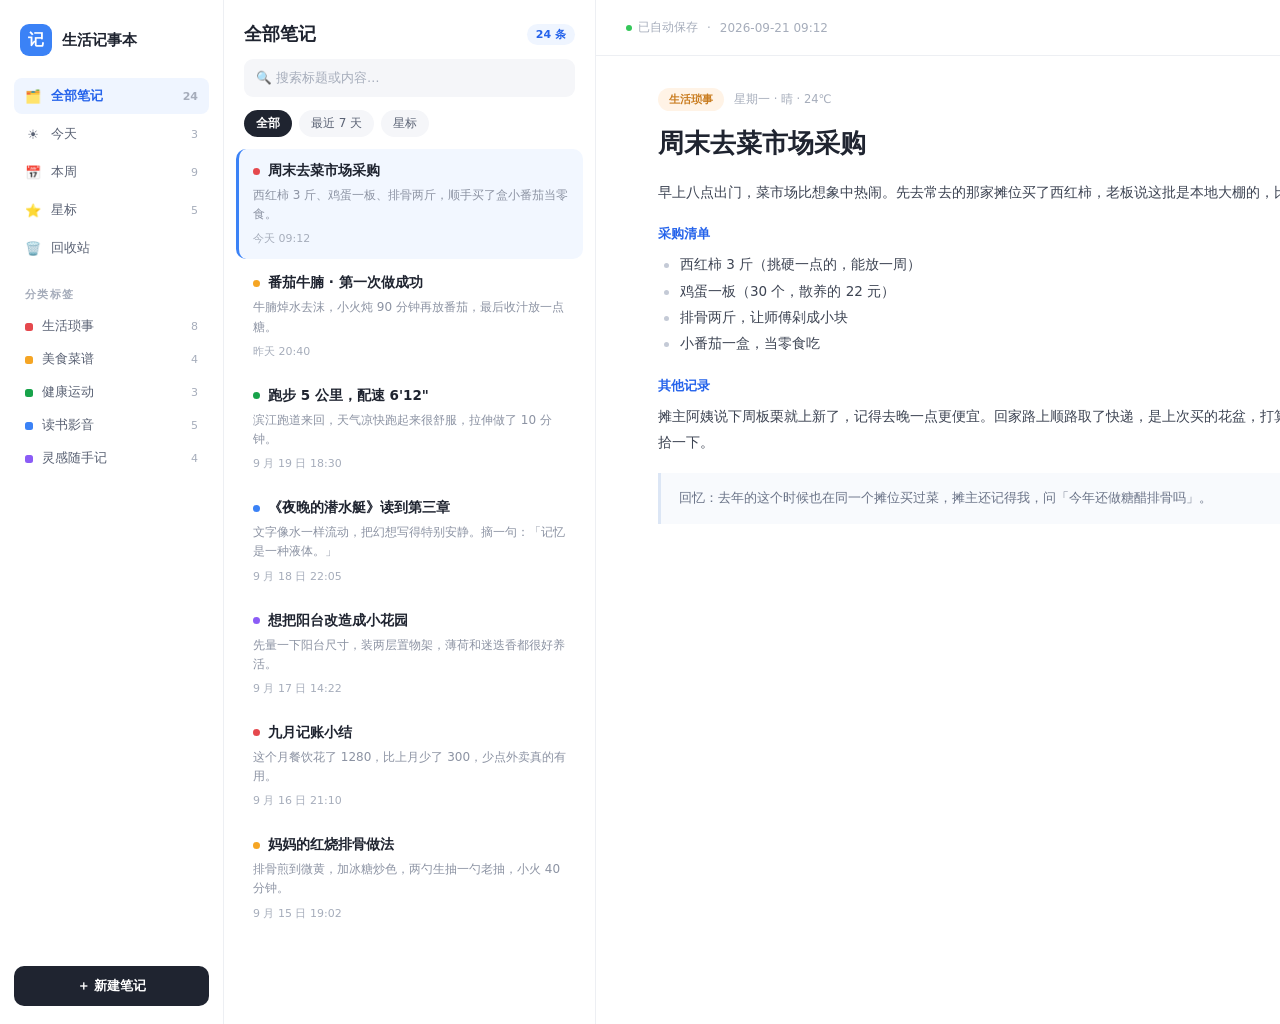
<file: design/style-b-clean.html>
<!DOCTYPE html>
<html lang="zh-CN">
<head>
<meta charset="UTF-8">
<title>方案 B · 清爽极简</title>
<style>
*{box-sizing:border-box;margin:0;padding:0}
html,body{width:1440px;height:1024px;overflow:hidden}
body{font-family:"Microsoft YaHei","PingFang SC","Noto Sans SC",system-ui,sans-serif;background:#F7F8FA;color:#1F2430;display:flex;font-size:13px}
.sidebar{width:224px;flex:0 0 224px;background:#fff;border-right:1px solid #EDEFF3;padding:24px 14px 18px;display:flex;flex-direction:column}
.brand{display:flex;align-items:center;gap:10px;padding:0 6px 22px}
.logo{width:32px;height:32px;border-radius:9px;background:#3B82F6;color:#fff;display:flex;align-items:center;justify-content:center;font-size:16px;font-weight:800}
.brand-name{font-size:14.5px;font-weight:700}
.nav{display:flex;flex-direction:column;gap:2px}
.nav-item{display:flex;align-items:center;gap:10px;padding:9px 11px;border-radius:8px;color:#5A6274;font-size:13px}
.nav-item.active{background:#EFF5FF;color:#2563EB;font-weight:700}
.nav-item .ico{width:16px;text-align:center;font-size:13px}
.nav-item .count{margin-left:auto;font-size:11px;color:#A6ADBB}
.sect{font-size:10.5px;font-weight:700;color:#A6ADBB;letter-spacing:1.3px;padding:0 11px;margin:22px 0 8px}
.tagline{display:flex;align-items:center;gap:9px;padding:8px 11px;border-radius:8px;color:#5A6274;font-size:12.5px}
.tagline i{width:8px;height:8px;border-radius:2.5px}
.tagline span{margin-left:auto;font-size:11px;color:#A6ADBB}
.newbtn{margin-top:auto;background:#1F2430;color:#fff;border-radius:10px;height:40px;display:flex;align-items:center;justify-content:center;gap:6px;font-size:13px;font-weight:700}
.list{width:372px;flex:0 0 372px;background:#fff;border-right:1px solid #EDEFF3;display:flex;flex-direction:column}
.list-head{padding:22px 20px 13px}
.list-title{display:flex;align-items:center;justify-content:space-between}
.list-title h2{font-size:18px;font-weight:700}
.count-badge{font-size:11px;color:#2563EB;background:#EFF5FF;border-radius:999px;padding:3px 9px;font-weight:700}
.searchbox{margin-top:13px;height:38px;border-radius:9px;background:#F5F6F9;display:flex;align-items:center;gap:8px;padding:0 12px;color:#A6ADBB;font-size:12.5px}
.filters{display:flex;gap:7px;padding:0 20px 12px}
.f{padding:5px 12px;border-radius:999px;background:#F5F6F9;font-size:12px;color:#5A6274}
.f.active{background:#1F2430;color:#fff;font-weight:700}
.items{flex:1;overflow:hidden;padding:0 12px}
.item{padding:13px 12px 13px 14px;border-radius:10px;margin-bottom:2px;border-left:3px solid transparent}
.item.active{background:#F2F7FF;border-left-color:#3B82F6}
.item-top{display:flex;align-items:center;gap:8px;margin-bottom:6px}
.item h4{font-size:13.5px;font-weight:700;flex:1;white-space:nowrap;overflow:hidden;text-overflow:ellipsis}
.dot{width:7px;height:7px;border-radius:50%;flex:0 0 7px}
.item p{font-size:12px;color:#8C93A3;line-height:1.6;display:-webkit-box;-webkit-line-clamp:2;-webkit-box-orient:vertical;overflow:hidden}
.item .time{font-size:11px;color:#A6ADBB;margin-top:7px;display:block}
.editor{flex:1;display:flex;flex-direction:column;min-width:0;background:#fff}
.ed-bar{height:56px;border-bottom:1px solid #EDEFF3;display:flex;align-items:center;justify-content:space-between;padding:0 30px;flex:0 0 56px}
.ed-left{display:flex;align-items:center;gap:9px;font-size:12px;color:#A6ADBB}
.save{display:flex;align-items:center;gap:6px}
.save i{width:6px;height:6px;border-radius:50%;background:#34C759;display:block}
.ed-actions{display:flex;align-items:center;gap:8px}
.ibtn{width:34px;height:34px;border-radius:9px;background:#F5F6F9;display:flex;align-items:center;justify-content:center;font-size:14px;color:#5A6274}
.del{background:#FFF1F0;color:#E5484D}
.ed-body{padding:32px 62px;flex:1;overflow:hidden}
.ed-meta{display:flex;align-items:center;gap:10px;margin-bottom:15px}
.pill{font-size:11px;font-weight:700;padding:4px 11px;border-radius:999px;background:#FFF3E6;color:#C97C1F}
.ed-meta time{font-size:11.5px;color:#A6ADBB}
.ed-body h1{font-size:26px;font-weight:700;line-height:1.35;margin-bottom:18px}
.ed-body h5{font-size:13px;color:#2563EB;font-weight:700;margin:20px 0 8px}
.ed-body p{font-size:13.5px;line-height:1.95;color:#3D4453}
.ed-body ul{margin:4px 0 0 2px;list-style:none}
.ed-body li{font-size:13.5px;line-height:1.95;color:#3D4453;padding-left:20px;position:relative}
.ed-body li:before{content:"";position:absolute;left:4px;top:12px;width:5px;height:5px;border-radius:50%;background:#C4CAD6}
.quote{margin-top:18px;padding:13px 18px;border-left:3px solid #DCE6F5;background:#F8FAFD;border-radius:0 8px 8px 0;font-size:13px;color:#6B7488;line-height:1.9}
</style>
</head>
<body>
<aside class="sidebar">
  <div class="brand"><div class="logo">记</div><div class="brand-name">生活记事本</div></div>
  <nav class="nav">
    <a class="nav-item active"><span class="ico">🗂️</span>全部笔记<span class="count">24</span></a>
    <a class="nav-item"><span class="ico">☀️</span>今天<span class="count">3</span></a>
    <a class="nav-item"><span class="ico">📅</span>本周<span class="count">9</span></a>
    <a class="nav-item"><span class="ico">⭐</span>星标<span class="count">5</span></a>
    <a class="nav-item"><span class="ico">🗑️</span>回收站</a>
  </nav>
  <div class="sect">分类标签</div>
  <div class="tagline"><i style="background:#E5484D"></i>生活琐事<span>8</span></div>
  <div class="tagline"><i style="background:#F5A524"></i>美食菜谱<span>4</span></div>
  <div class="tagline"><i style="background:#17A34A"></i>健康运动<span>3</span></div>
  <div class="tagline"><i style="background:#3B82F6"></i>读书影音<span>5</span></div>
  <div class="tagline"><i style="background:#8B5CF6"></i>灵感随手记<span>4</span></div>
  <div class="newbtn">＋ 新建笔记</div>
</aside>
<section class="list">
  <div class="list-head">
    <div class="list-title"><h2>全部笔记</h2><span class="count-badge">24 条</span></div>
    <div class="searchbox">🔍 搜索标题或内容…</div>
  </div>
  <div class="filters"><span class="f active">全部</span><span class="f">最近 7 天</span><span class="f">星标</span></div>
  <div class="items">
    <div class="item active">
      <div class="item-top"><span class="dot" style="background:#E5484D"></span><h4>周末去菜市场采购</h4></div>
      <p>西红柿 3 斤、鸡蛋一板、排骨两斤，顺手买了盒小番茄当零食。</p>
      <span class="time">今天 09:12</span>
    </div>
    <div class="item">
      <div class="item-top"><span class="dot" style="background:#F5A524"></span><h4>番茄牛腩 · 第一次做成功</h4></div>
      <p>牛腩焯水去沫，小火炖 90 分钟再放番茄，最后收汁放一点糖。</p>
      <span class="time">昨天 20:40</span>
    </div>
    <div class="item">
      <div class="item-top"><span class="dot" style="background:#17A34A"></span><h4>跑步 5 公里，配速 6'12"</h4></div>
      <p>滨江跑道来回，天气凉快跑起来很舒服，拉伸做了 10 分钟。</p>
      <span class="time">9 月 19 日 18:30</span>
    </div>
    <div class="item">
      <div class="item-top"><span class="dot" style="background:#3B82F6"></span><h4>《夜晚的潜水艇》读到第三章</h4></div>
      <p>文字像水一样流动，把幻想写得特别安静。摘一句：「记忆是一种液体。」</p>
      <span class="time">9 月 18 日 22:05</span>
    </div>
    <div class="item">
      <div class="item-top"><span class="dot" style="background:#8B5CF6"></span><h4>想把阳台改造成小花园</h4></div>
      <p>先量一下阳台尺寸，装两层置物架，薄荷和迷迭香都很好养活。</p>
      <span class="time">9 月 17 日 14:22</span>
    </div>
    <div class="item">
      <div class="item-top"><span class="dot" style="background:#E5484D"></span><h4>九月记账小结</h4></div>
      <p>这个月餐饮花了 1280，比上月少了 300，少点外卖真的有用。</p>
      <span class="time">9 月 16 日 21:10</span>
    </div>
    <div class="item">
      <div class="item-top"><span class="dot" style="background:#F5A524"></span><h4>妈妈的红烧排骨做法</h4></div>
      <p>排骨煎到微黄，加冰糖炒色，两勺生抽一勺老抽，小火 40 分钟。</p>
      <span class="time">9 月 15 日 19:02</span>
    </div>
  </div>
</section>
<main class="editor">
  <div class="ed-bar">
    <div class="ed-left"><span class="save"><i></i>已自动保存</span><span>·</span><span>2026-09-21 09:12</span></div>
    <div class="ed-actions">
      <div class="ibtn">⭐</div><div class="ibtn">📤</div><div class="ibtn del">🗑️</div>
    </div>
  </div>
  <div class="ed-body">
    <div class="ed-meta"><span class="pill">生活琐事</span><time>星期一 · 晴 · 24℃</time></div>
    <h1>周末去菜市场采购</h1>
    <p>早上八点出门，菜市场比想象中热闹。先去常去的那家摊位买了西红柿，老板说这批是本地大棚的，比上周的甜。</p>
    <h5>采购清单</h5>
    <ul>
      <li>西红柿 3 斤（挑硬一点的，能放一周）</li>
      <li>鸡蛋一板（30 个，散养的 22 元）</li>
      <li>排骨两斤，让师傅剁成小块</li>
      <li>小番茄一盒，当零食吃</li>
    </ul>
    <h5>其他记录</h5>
    <p>摊主阿姨说下周板栗就上新了，记得去晚一点更便宜。回家路上顺路取了快递，是上次买的花盆，打算周末把阳台收拾一下。</p>
    <div class="quote">回忆：去年的这个时候也在同一个摊位买过菜，摊主还记得我，问「今年还做糖醋排骨吗」。</div>
  </div>
</main>
<script>
window.addEventListener('load',function(){
  var o={},d=document;
  function m(s){var e=d.querySelector(s);if(!e)return null;var r=e.getBoundingClientRect();return [Math.round(r.top),Math.round(r.bottom),Math.round(r.left),Math.round(r.right)];}
  o.items=m('.items');o.item1=m('.item');o.edbody=m('.ed-body');o.docH=d.documentElement.scrollHeight;
  var is=d.querySelectorAll('.item');var l=is[is.length-1].getBoundingClientRect();o.lastItem=[Math.round(l.top),Math.round(l.bottom)];o.nItems=is.length;
  var eb=d.querySelector('.ed-body');o.edScroll=[eb.scrollHeight,Math.round(eb.getBoundingClientRect().height)];
  document.title='PROBE'+JSON.stringify(o);
});
</script>
</body>
</html>
</file>
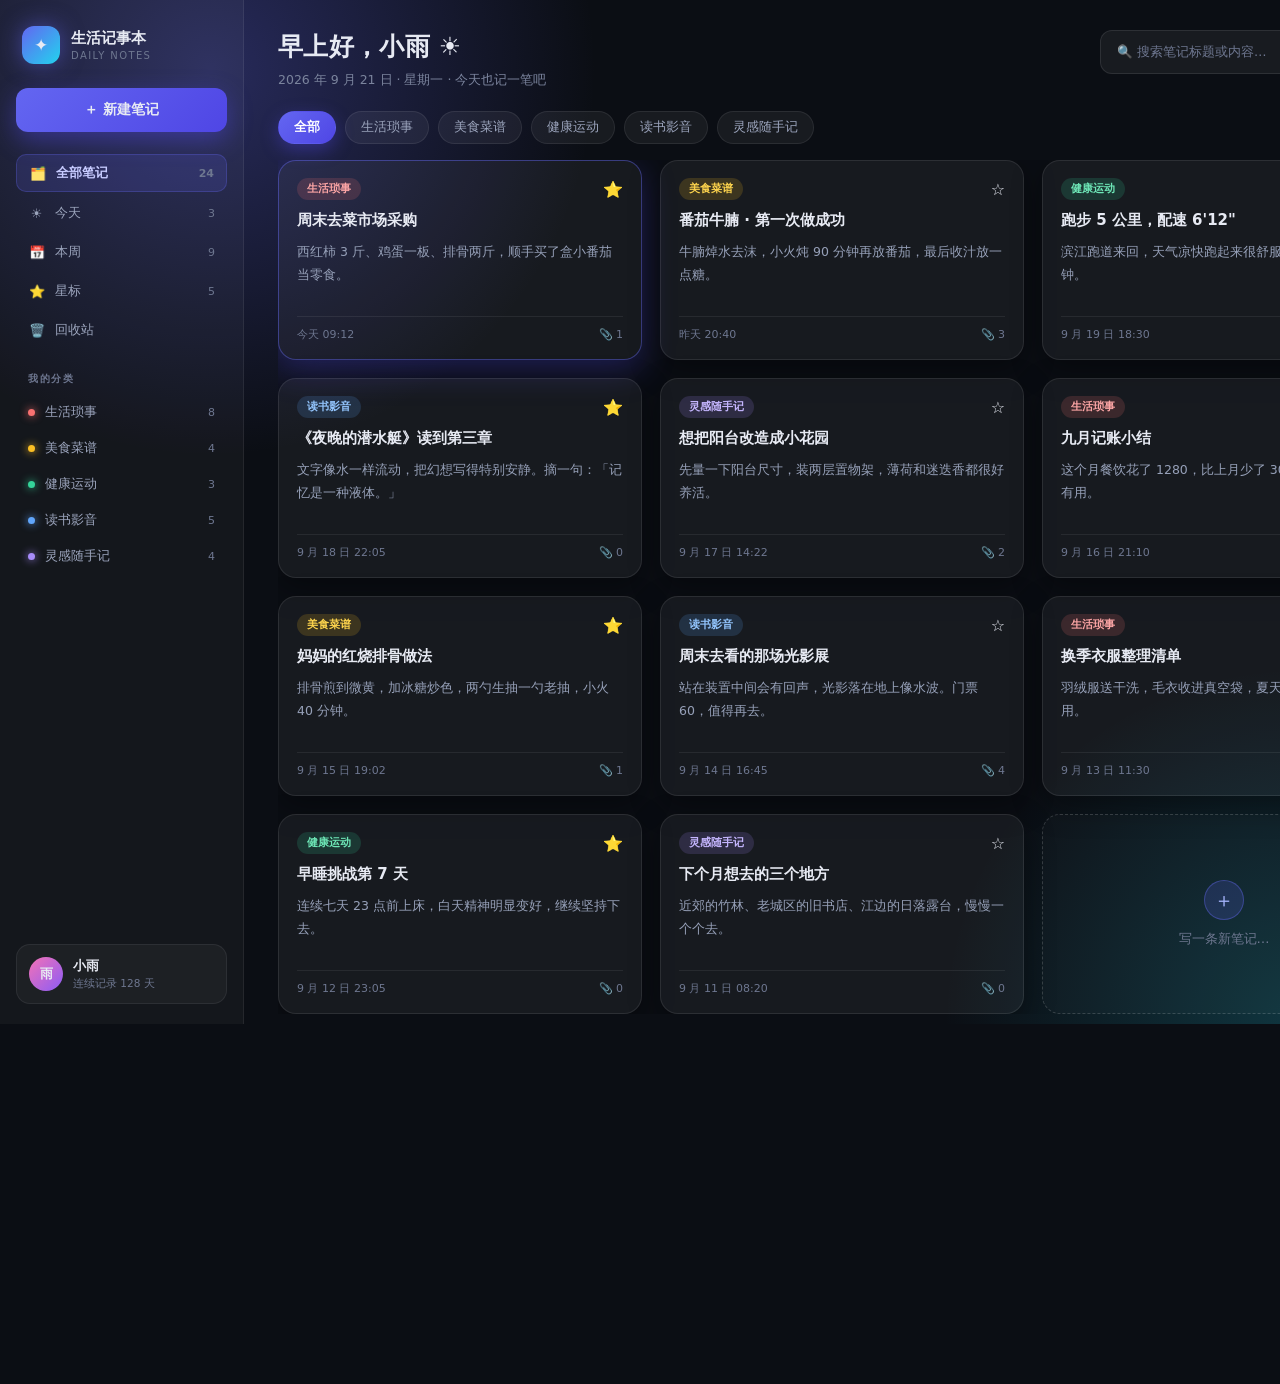
<file: design/style-c-dark.html>
<!DOCTYPE html>
<html lang="zh-CN">
<head>
<meta charset="UTF-8">
<title>方案 C · 深夜玻璃</title>
<style>
*{box-sizing:border-box;margin:0;padding:0}
html,body{width:1440px;height:1024px;overflow:hidden}
body{font-family:"Microsoft YaHei","PingFang SC","Noto Sans SC",system-ui,sans-serif;background:#0B0E14;color:#E7EAF3;display:flex;position:relative}
body:before{content:"";position:absolute;width:780px;height:780px;left:-180px;top:-320px;border-radius:50%;background:radial-gradient(circle,rgba(99,102,241,.32),transparent 70%)}
body:after{content:"";position:absolute;width:720px;height:720px;right:-220px;bottom:-360px;border-radius:50%;background:radial-gradient(circle,rgba(34,211,238,.20),transparent 70%)}
.sidebar{position:relative;z-index:2;width:244px;flex:0 0 244px;background:rgba(255,255,255,.035);border-right:1px solid rgba(255,255,255,.07);padding:26px 16px 20px;display:flex;flex-direction:column}
.brand{display:flex;align-items:center;gap:11px;padding:0 6px 24px}
.logo{width:38px;height:38px;border-radius:12px;background:linear-gradient(135deg,#6366F1,#22D3EE);display:flex;align-items:center;justify-content:center;font-size:17px;box-shadow:0 0 22px rgba(99,102,241,.5)}
.brand-name{font-size:15px;font-weight:700}
.brand-sub{font-size:10px;color:#6E7790;letter-spacing:1.4px;margin-top:2px}
.newbtn{height:44px;border-radius:12px;background:linear-gradient(135deg,#6366F1,#4F46E5);display:flex;align-items:center;justify-content:center;gap:7px;font-size:13.5px;font-weight:700;box-shadow:0 8px 24px rgba(79,70,229,.45)}
.nav{margin-top:22px;display:flex;flex-direction:column;gap:3px}
.ni{display:flex;align-items:center;gap:10px;padding:9px 12px;border-radius:10px;color:#9BA4BC;font-size:13px}
.ni.active{background:rgba(99,102,241,.16);color:#C7CBFF;font-weight:700;border:1px solid rgba(99,102,241,.28)}
.ni .ico{width:17px;text-align:center}
.ni .c{margin-left:auto;font-size:11px;color:#6E7790}
.sect{font-size:10px;font-weight:700;color:#6E7790;letter-spacing:1.5px;margin:24px 0 9px;padding-left:12px}
.cats{display:flex;flex-direction:column;gap:2px}
.cat{display:flex;align-items:center;gap:10px;padding:8px 12px;border-radius:10px;color:#9BA4BC;font-size:13px}
.cat i{width:7px;height:7px;border-radius:50%;box-shadow:0 0 8px currentColor}
.cat span{margin-left:auto;font-size:11px;color:#6E7790}
.user{margin-top:auto;display:flex;align-items:center;gap:10px;padding:12px;border-radius:14px;background:rgba(255,255,255,.04);border:1px solid rgba(255,255,255,.07)}
.avatar{width:34px;height:34px;border-radius:50%;background:linear-gradient(135deg,#F472B6,#8B5CF6);display:flex;align-items:center;justify-content:center;font-size:13px;font-weight:700}
.user-name{font-size:13px;font-weight:700}
.user-sub{font-size:10.5px;color:#6E7790;margin-top:2px}
.main{position:relative;z-index:2;flex:1;padding:30px 34px 0;display:flex;flex-direction:column;min-width:0}
.head{display:flex;align-items:flex-start;justify-content:space-between;gap:20px}
h1{font-size:25px;font-weight:700;letter-spacing:.3px}
.sub{font-size:12.5px;color:#7B849D;margin-top:9px}
.search{width:306px;height:44px;border-radius:12px;background:rgba(255,255,255,.055);border:1px solid rgba(255,255,255,.09);display:flex;align-items:center;gap:10px;padding:0 16px;color:#6E7790;font-size:12.5px}
.chips{display:flex;gap:9px;margin:22px 0 16px}
.chip{padding:7px 15px;border-radius:999px;background:rgba(255,255,255,.055);border:1px solid rgba(255,255,255,.08);font-size:12.5px;color:#9BA4BC}
.chip.active{background:linear-gradient(135deg,#6366F1,#4F46E5);border-color:transparent;color:#fff;font-weight:700;box-shadow:0 6px 18px rgba(79,70,229,.4)}
.grid{display:grid;grid-template-columns:repeat(3,1fr);gap:18px;align-content:start;overflow:hidden}
.card{background:rgba(255,255,255,.05);border:1px solid rgba(255,255,255,.09);border-radius:18px;padding:17px 18px;display:flex;flex-direction:column;gap:10px;box-shadow:0 10px 30px rgba(0,0,0,.35);min-height:200px}
.card.glow{border-color:rgba(99,102,241,.45);box-shadow:0 10px 34px rgba(79,70,229,.30)}
.ctop{display:flex;align-items:center;justify-content:space-between}
.pill{font-size:10.5px;font-weight:700;padding:4px 10px;border-radius:999px}
.card h3{font-size:15px;font-weight:700;line-height:1.42}
.card p{font-size:12.5px;line-height:1.78;color:#96A0B8;flex:1}
.foot{display:flex;align-items:center;justify-content:space-between;padding-top:10px;border-top:1px solid rgba(255,255,255,.07);font-size:11px;color:#6E7790}
.add{border:1.5px dashed rgba(255,255,255,.16);background:rgba(255,255,255,.02);box-shadow:none;align-items:center;justify-content:center;color:#6E7790;gap:10px;font-size:13px}
.plus{width:40px;height:40px;border-radius:50%;background:rgba(99,102,241,.18);border:1px solid rgba(99,102,241,.4);display:flex;align-items:center;justify-content:center;font-size:20px;color:#A5B4FC}
</style>
</head>
<body>
<aside class="sidebar">
  <div class="brand"><div class="logo">✦</div><div><div class="brand-name">生活记事本</div><div class="brand-sub">DAILY NOTES</div></div></div>
  <div class="newbtn">＋ 新建笔记</div>
  <nav class="nav">
    <a class="ni active"><span class="ico">🗂️</span>全部笔记<span class="c">24</span></a>
    <a class="ni"><span class="ico">☀️</span>今天<span class="c">3</span></a>
    <a class="ni"><span class="ico">📅</span>本周<span class="c">9</span></a>
    <a class="ni"><span class="ico">⭐</span>星标<span class="c">5</span></a>
    <a class="ni"><span class="ico">🗑️</span>回收站</a>
  </nav>
  <div class="sect">我的分类</div>
  <div class="cats">
    <div class="cat"><i style="background:#F87171;color:#F87171"></i>生活琐事<span>8</span></div>
    <div class="cat"><i style="background:#FBBF24;color:#FBBF24"></i>美食菜谱<span>4</span></div>
    <div class="cat"><i style="background:#34D399;color:#34D399"></i>健康运动<span>3</span></div>
    <div class="cat"><i style="background:#60A5FA;color:#60A5FA"></i>读书影音<span>5</span></div>
    <div class="cat"><i style="background:#A78BFA;color:#A78BFA"></i>灵感随手记<span>4</span></div>
  </div>
  <div class="user"><div class="avatar">雨</div><div><div class="user-name">小雨</div><div class="user-sub">连续记录 128 天</div></div></div>
</aside>
<main class="main">
  <header class="head">
    <div><h1>早上好，小雨 ☀️</h1><div class="sub">2026 年 9 月 21 日 · 星期一 · 今天也记一笔吧</div></div>
    <div class="search">🔍 搜索笔记标题或内容…</div>
  </header>
  <div class="chips">
    <span class="chip active">全部</span><span class="chip">生活琐事</span><span class="chip">美食菜谱</span><span class="chip">健康运动</span><span class="chip">读书影音</span><span class="chip">灵感随手记</span>
  </div>
  <section class="grid">
    <article class="card glow">
      <div class="ctop"><span class="pill" style="background:rgba(248,113,113,.16);color:#FCA5A5">生活琐事</span><span>⭐</span></div>
      <h3>周末去菜市场采购</h3>
      <p>西红柿 3 斤、鸡蛋一板、排骨两斤，顺手买了盒小番茄当零食。</p>
      <div class="foot"><span>今天 09:12</span><span>📎 1</span></div>
    </article>
    <article class="card">
      <div class="ctop"><span class="pill" style="background:rgba(251,191,36,.16);color:#FCD34D">美食菜谱</span><span>☆</span></div>
      <h3>番茄牛腩 · 第一次做成功</h3>
      <p>牛腩焯水去沫，小火炖 90 分钟再放番茄，最后收汁放一点糖。</p>
      <div class="foot"><span>昨天 20:40</span><span>📎 3</span></div>
    </article>
    <article class="card">
      <div class="ctop"><span class="pill" style="background:rgba(52,211,153,.16);color:#6EE7B7">健康运动</span><span>☆</span></div>
      <h3>跑步 5 公里，配速 6'12"</h3>
      <p>滨江跑道来回，天气凉快跑起来很舒服，拉伸做了 10 分钟。</p>
      <div class="foot"><span>9 月 19 日 18:30</span><span>📎 0</span></div>
    </article>
    <article class="card">
      <div class="ctop"><span class="pill" style="background:rgba(96,165,250,.16);color:#93C5FD">读书影音</span><span>⭐</span></div>
      <h3>《夜晚的潜水艇》读到第三章</h3>
      <p>文字像水一样流动，把幻想写得特别安静。摘一句：「记忆是一种液体。」</p>
      <div class="foot"><span>9 月 18 日 22:05</span><span>📎 0</span></div>
    </article>
    <article class="card">
      <div class="ctop"><span class="pill" style="background:rgba(167,139,250,.16);color:#C4B5FD">灵感随手记</span><span>☆</span></div>
      <h3>想把阳台改造成小花园</h3>
      <p>先量一下阳台尺寸，装两层置物架，薄荷和迷迭香都很好养活。</p>
      <div class="foot"><span>9 月 17 日 14:22</span><span>📎 2</span></div>
    </article>
    <article class="card">
      <div class="ctop"><span class="pill" style="background:rgba(248,113,113,.16);color:#FCA5A5">生活琐事</span><span>☆</span></div>
      <h3>九月记账小结</h3>
      <p>这个月餐饮花了 1280，比上月少了 300，少点外卖真的有用。</p>
      <div class="foot"><span>9 月 16 日 21:10</span><span>📎 0</span></div>
    </article>
    <article class="card">
      <div class="ctop"><span class="pill" style="background:rgba(251,191,36,.16);color:#FCD34D">美食菜谱</span><span>⭐</span></div>
      <h3>妈妈的红烧排骨做法</h3>
      <p>排骨煎到微黄，加冰糖炒色，两勺生抽一勺老抽，小火 40 分钟。</p>
      <div class="foot"><span>9 月 15 日 19:02</span><span>📎 1</span></div>
    </article>
    <article class="card">
      <div class="ctop"><span class="pill" style="background:rgba(96,165,250,.16);color:#93C5FD">读书影音</span><span>☆</span></div>
      <h3>周末去看的那场光影展</h3>
      <p>站在装置中间会有回声，光影落在地上像水波。门票 60，值得再去。</p>
      <div class="foot"><span>9 月 14 日 16:45</span><span>📎 4</span></div>
    </article>
    <article class="card">
      <div class="ctop"><span class="pill" style="background:rgba(248,113,113,.16);color:#FCA5A5">生活琐事</span><span>☆</span></div>
      <h3>换季衣服整理清单</h3>
      <p>羽绒服送干洗，毛衣收进真空袋，夏天的短袖留两件备用。</p>
      <div class="foot"><span>9 月 13 日 11:30</span><span>📎 0</span></div>
    </article>
    <article class="card">
      <div class="ctop"><span class="pill" style="background:rgba(52,211,153,.16);color:#6EE7B7">健康运动</span><span>⭐</span></div>
      <h3>早睡挑战第 7 天</h3>
      <p>连续七天 23 点前上床，白天精神明显变好，继续坚持下去。</p>
      <div class="foot"><span>9 月 12 日 23:05</span><span>📎 0</span></div>
    </article>
    <article class="card">
      <div class="ctop"><span class="pill" style="background:rgba(167,139,250,.16);color:#C4B5FD">灵感随手记</span><span>☆</span></div>
      <h3>下个月想去的三个地方</h3>
      <p>近郊的竹林、老城区的旧书店、江边的日落露台，慢慢一个个去。</p>
      <div class="foot"><span>9 月 11 日 08:20</span><span>📎 0</span></div>
    </article>
    <article class="card add"><div class="plus">＋</div><div>写一条新笔记…</div></article>
  </section>
</main>
<script>
window.addEventListener('load',function(){
  var o={},d=document;
  function m(s){var e=d.querySelector(s);if(!e)return null;var r=e.getBoundingClientRect();return [Math.round(r.top),Math.round(r.bottom),Math.round(r.left),Math.round(r.right)];}
  o.grid=m('.grid');o.card=m('.card');o.docH=d.documentElement.scrollHeight;
  var cs=d.querySelectorAll('.card');var l=cs[cs.length-1].getBoundingClientRect();
  o.lastCard=[Math.round(l.top),Math.round(l.bottom)];o.nCards=cs.length;
  o.h=Array.prototype.map.call(cs,function(c){return Math.round(c.getBoundingClientRect().height);}).join(',');
  document.title='PROBE'+JSON.stringify(o);
});
</script>
</body>
</html>
</file>
<file: assets/css/style.css>
/* ============================================================
   日常记事本 · 暖阳纸感主题
   ============================================================ */
:root{
  --bg:#F6F1E8;
  --panel:#FFFCF7;
  --card:#FFFFFF;
  --ink:#2E2A26;
  --ink-2:#5C5348;
  --ink-3:#8A7F72;
  --ink-4:#A79A8A;
  --line:#EDE4D6;
  --line-2:#F0E8DC;
  --accent:#D9714E;
  --accent-2:#D06642;
  --accent-soft:#FBEDE6;
  --danger:#C4483C;
  --danger-soft:#FDE9E5;
  --ok:#4C7A4C;
  --radius:16px;
  --shadow:0 6px 18px rgba(140,118,92,.07);
  --shadow-lg:0 26px 60px rgba(70,52,36,.28);
}
*{box-sizing:border-box}
html,body{height:100%}
body{
  margin:0;
  font-family:"Microsoft YaHei","PingFang SC","Noto Sans SC",system-ui,-apple-system,sans-serif;
  color:var(--ink);
  background:var(--bg);
  background-image:radial-gradient(rgba(0,0,0,.022) 1px,transparent 1px);
  background-size:14px 14px;
  display:flex;
  overflow:hidden;
  -webkit-font-smoothing:antialiased;
}
button,input,textarea{font-family:inherit}
button{cursor:pointer}
a{color:inherit;text-decoration:none}

/* ---------------- 侧边栏 ---------------- */
.sidebar{
  width:252px;flex:0 0 252px;background:var(--panel);border-right:1px solid var(--line);
  padding:26px 18px 20px;display:flex;flex-direction:column;height:100%;
  overflow-y:auto;z-index:30;
}
.sidebar::-webkit-scrollbar{width:0}
.brand{display:flex;align-items:center;gap:11px;padding:0 6px 22px}
.brand-mark{
  width:40px;height:40px;border-radius:12px;flex:0 0 40px;
  background:linear-gradient(135deg,#F0A07C,#D9714E);
  display:flex;align-items:center;justify-content:center;font-size:20px;
  box-shadow:0 6px 14px rgba(217,113,78,.28);
}
.brand-name{font-size:16px;font-weight:700;letter-spacing:.4px}
.brand-sub{font-size:10px;color:var(--ink-4);letter-spacing:1.4px;margin-top:2px}
.sidebar-close{display:none;margin-left:auto;border:0;background:transparent;font-size:16px;color:var(--ink-4)}

.new-btn{
  width:100%;border:0;border-radius:13px;padding:13px 0;font-size:14px;font-weight:700;letter-spacing:.5px;
  color:#fff;background:linear-gradient(135deg,#E2825E,#D06642);
  box-shadow:0 8px 18px rgba(208,102,66,.26);transition:transform .15s ease,box-shadow .15s ease;
}
.new-btn:hover{transform:translateY(-1px);box-shadow:0 10px 22px rgba(208,102,66,.34)}
.new-btn:active{transform:translateY(0)}

.nav{margin-top:22px;display:flex;flex-direction:column;gap:3px}
.nav-item{
  display:flex;align-items:center;gap:10px;padding:9px 12px;border-radius:10px;
  font-size:13.5px;color:var(--ink-2);transition:background .15s ease,color .15s ease;
}
.nav-item:hover{background:#F7F1E7}
.nav-item.active{background:var(--accent-soft);color:#C4603C;font-weight:700}
.nav-item .ico{font-size:15px;width:18px;text-align:center}
.nav-item .count{margin-left:auto;font-size:11px;color:var(--ink-4);font-variant-numeric:tabular-nums}
.nav-item.active .count{color:var(--accent)}

.nav-title{
  display:flex;align-items:center;justify-content:space-between;
  font-size:10.5px;font-weight:700;color:var(--ink-4);letter-spacing:1.6px;
  margin:24px 0 9px;padding:0 12px;
}
.mini{
  border:0;background:transparent;color:var(--ink-4);font-size:15px;line-height:1;
  padding:2px 4px;border-radius:6px;
}
.mini:hover{background:#F7F1E7;color:var(--accent)}

.cats{display:flex;flex-direction:column;gap:2px}
.cat{
  display:flex;align-items:center;gap:9px;padding:8px 12px;border-radius:10px;
  font-size:13px;color:var(--ink-2);cursor:pointer;transition:background .15s ease;
}
.cat:hover{background:#F7F1E7}
.cat.active{background:#F7F1E7;font-weight:700;color:var(--ink)}
.cat i{width:7px;height:7px;border-radius:50%;flex:0 0 7px}
.cat .num{margin-left:auto;font-size:11px;color:var(--ink-4);font-variant-numeric:tabular-nums}

.user{
  margin-top:auto;display:flex;align-items:center;gap:10px;padding:12px;
  border-radius:14px;background:#F7F1E7;
}
.avatar{
  width:34px;height:34px;border-radius:50%;flex:0 0 34px;color:#fff;font-size:14px;font-weight:700;
  background:linear-gradient(135deg,#8CB5A0,#5F9077);display:flex;align-items:center;justify-content:center;
}
.user-info{min-width:0}
.user-name{font-size:13px;font-weight:700}
.user-sub{font-size:10.5px;color:var(--ink-4);margin-top:2px}
.more-btn{margin-left:auto;border:0;background:transparent;color:var(--ink-4);font-size:16px;line-height:1;padding:4px 6px;border-radius:8px}
.more-btn:hover{background:#EFE6D8;color:var(--ink-2)}
.sidebar-mask{display:none}

/* ---------------- 主区域 ---------------- */
.main{flex:1;min-width:0;height:100%;padding:32px 36px 0;display:flex;flex-direction:column;overflow:hidden}
.head{display:flex;align-items:flex-start;justify-content:space-between;gap:20px}
.head-text{display:flex;align-items:flex-start;gap:12px}
h1{font-size:26px;font-weight:700;letter-spacing:.3px;margin:0}
.sub{font-size:13px;color:#928677;margin:9px 0 0}
.head-actions{display:flex;align-items:center;gap:12px;padding-top:4px}
.menu-btn{display:none;border:0;background:transparent;font-size:20px;color:var(--ink-2);padding:2px 6px;border-radius:8px}

.search{
  width:266px;height:44px;border-radius:13px;background:#fff;border:1px solid var(--line);
  display:flex;align-items:center;gap:9px;padding:0 12px 0 15px;box-shadow:0 2px 6px rgba(120,100,80,.05);
  transition:border-color .15s ease,box-shadow .15s ease;
}
.search:focus-within{border-color:#E4B79F;box-shadow:0 0 0 3px rgba(217,113,78,.12)}
.search-ico{font-size:13px;opacity:.75}
.search input{
  flex:1;min-width:0;border:0;outline:0;background:transparent;font-size:13px;color:var(--ink);
}
.search input::placeholder{color:#B3A695}
.search-clear{border:0;background:transparent;color:#B3A695;font-size:12px;padding:2px 4px;border-radius:6px}
.search-clear:hover{background:#F7F1E7;color:var(--ink-2)}

.mini-new{
  height:44px;border:0;border-radius:13px;background:var(--ink);color:#fff;
  display:flex;align-items:center;gap:7px;padding:0 18px;font-size:13.5px;font-weight:700;
  transition:transform .15s ease,background .15s ease;
}
.mini-new:hover{transform:translateY(-1px);background:#413A33}

.chips{display:flex;gap:9px;margin:22px 0 16px;overflow-x:auto;padding-bottom:2px;scrollbar-width:none}
.chips::-webkit-scrollbar{height:0}
.chip{
  flex:0 0 auto;padding:7px 15px;border-radius:999px;background:#fff;border:1px solid var(--line);
  font-size:12.5px;color:var(--ink-2);white-space:nowrap;transition:background .15s ease,color .15s ease;
}
.chip:hover{border-color:#E4D3BE}
.chip.active{background:var(--ink);border-color:var(--ink);color:#fff;font-weight:700}

.list-head{display:none;align-items:center;justify-content:space-between;margin:0 0 12px}
.list-head.show{display:flex}
.list-head h2{font-size:15px;font-weight:700;margin:0}
.list-head .hint{font-size:12px;color:var(--ink-4)}

.grid{
  flex:1;min-height:0;overflow-y:auto;padding-bottom:28px;
  display:grid;grid-template-columns:repeat(3,minmax(0,1fr));gap:18px;align-content:start;
}
.grid::-webkit-scrollbar{width:8px}
.grid::-webkit-scrollbar-thumb{background:#E4D8C7;border-radius:99px}
.grid::-webkit-scrollbar-track{background:transparent}

.card{
  position:relative;background:var(--card);border-radius:var(--radius);border:1px solid var(--line-2);
  box-shadow:var(--shadow);padding:17px 18px 15px;display:flex;flex-direction:column;min-height:186px;
  transition:transform .16s ease,box-shadow .16s ease,border-color .16s ease;
}
.card:hover{transform:translateY(-2px);box-shadow:0 12px 26px rgba(140,118,92,.14);border-color:#EBDFCE}
.card:focus-visible{outline:3px solid rgba(217,113,78,.35);outline-offset:2px}
.card-top{display:flex;align-items:center;justify-content:space-between;margin-bottom:10px;min-height:24px}
.pill{font-size:11px;font-weight:700;padding:4px 10px;border-radius:999px;max-width:150px;overflow:hidden;text-overflow:ellipsis;white-space:nowrap}
.pill.cat-none{background:#F2EDE4;color:#9A8D7C}
.card h3{font-size:15.5px;font-weight:700;line-height:1.42;margin:0 0 8px;word-break:break-word}
.card p{
  font-size:12.5px;line-height:1.78;color:var(--ink-3);margin:0;flex:1;word-break:break-word;
  display:-webkit-box;-webkit-line-clamp:4;-webkit-box-orient:vertical;overflow:hidden;white-space:pre-wrap;
}
.card-foot{
  display:flex;align-items:center;justify-content:space-between;margin-top:12px;padding-top:10px;
  border-top:1px dashed #EFE7DA;font-size:11px;color:#B3A695;
}
.acts{display:flex;align-items:center;gap:4px;opacity:0;transition:opacity .14s ease}
.card:hover .acts,.card:focus-within .acts{opacity:1}
.act{
  border:0;background:#F7F1E7;color:var(--ink-2);width:28px;height:28px;border-radius:9px;
  display:flex;align-items:center;justify-content:center;font-size:12px;transition:background .14s ease;
}
.act:hover{background:#EFE4D4}
.act.star.on{background:#FBE7DF;color:var(--accent)}
.act.danger:hover{background:var(--danger-soft);color:var(--danger)}
.act.always{opacity:1}
.card .acts.visible{opacity:1}
.trash-note{font-size:11px;color:#B3A695}
.trash-note.warn{color:#D06642}

.add-card{
  border:2px dashed #E3D8C7;background:rgba(255,255,255,.55);box-shadow:none;
  align-items:center;justify-content:center;gap:9px;color:#B3A695;font-size:13px;cursor:pointer;
}
.add-card:hover{transform:translateY(-2px);border-color:#D9C6AD;color:var(--ink-2)}
.add-card .plus{
  width:38px;height:38px;border-radius:50%;background:#fff;border:1px solid var(--line);
  display:flex;align-items:center;justify-content:center;font-size:19px;color:var(--accent);
}

.empty{
  flex:1;display:flex;flex-direction:column;align-items:center;justify-content:center;
  gap:10px;text-align:center;padding-bottom:60px;
}
.empty-ico{font-size:44px;opacity:.85}
.empty h2{font-size:17px;margin:4px 0 0}
.empty p{font-size:13px;color:var(--ink-3);margin:0 0 12px;max-width:320px;line-height:1.8}

.fab{
  display:none;position:fixed;right:20px;bottom:calc(20px + env(safe-area-inset-bottom));
  width:56px;height:56px;border:0;border-radius:50%;background:linear-gradient(135deg,#E2825E,#D06642);
  color:#fff;font-size:26px;line-height:1;box-shadow:0 12px 26px rgba(208,102,66,.38);z-index:20;
}

/* ---------------- 弹窗 ---------------- */
.modal{position:fixed;inset:0;z-index:60;display:flex;align-items:center;justify-content:center;padding:24px}
.modal[hidden]{display:none}
.modal-mask{position:absolute;inset:0;background:rgba(60,50,40,.42);backdrop-filter:blur(2px);animation:fade .18s ease}
.dialog{
  position:relative;width:640px;max-width:100%;max-height:calc(100vh - 48px);overflow-y:auto;
  background:#FFFDF9;border:1px solid #F1E9DC;border-radius:22px;
  box-shadow:var(--shadow-lg);padding:26px 28px 22px;animation:pop .2s ease;
}
.dialog.small{width:440px;padding:24px 26px 20px}
@keyframes fade{from{opacity:0}to{opacity:1}}
@keyframes pop{from{opacity:0;transform:translateY(10px) scale(.98)}to{opacity:1;transform:none}}
.dialog h2{font-size:19px;font-weight:700;margin:0}
.dialog.small h2{font-size:17.5px}
.dialog .tip{font-size:12px;color:var(--ink-4);margin:7px 0 0}
.dialog.small p{font-size:13px;color:var(--ink-3);line-height:1.8;margin:9px 0 0}

.field{margin-top:17px}
.field label{font-size:11.5px;font-weight:700;color:#928677;letter-spacing:.4px}
.input{
  width:100%;margin-top:7px;height:44px;border-radius:12px;background:#fff;border:1px solid #E9DFD0;
  padding:0 14px;font-size:13.5px;color:var(--ink);outline:0;transition:border-color .15s ease,box-shadow .15s ease;
}
.input::placeholder{color:#BBAE9C}
.input:focus{border-color:#E4B79F;box-shadow:0 0 0 3px rgba(217,113,78,.12)}
.textarea{
  width:100%;margin-top:7px;min-height:132px;resize:vertical;border-radius:12px;background:#fff;
  border:1px solid #E9DFD0;padding:12px 14px;font-size:13px;line-height:1.85;color:var(--ink);outline:0;
  transition:border-color .15s ease,box-shadow .15s ease;
}
.textarea::placeholder{color:#BBAE9C}
.textarea:focus{border-color:#E4B79F;box-shadow:0 0 0 3px rgba(217,113,78,.12)}

.picker{display:flex;gap:8px;margin-top:9px;flex-wrap:wrap}
.cp{
  padding:7px 14px;border-radius:999px;font-size:12.5px;font-weight:700;
  background:#fff;border:1px solid #E9DFD0;color:var(--ink-3);transition:all .14s ease;
}
.cp:hover{border-color:#E4D3BE}
.cp.on{background:var(--accent-soft);border-color:#F3CBB9;color:#C4603C}
.dfoot{display:flex;align-items:center;justify-content:space-between;gap:12px;margin-top:22px}
.hint{font-size:11.5px;color:#B3A695}
.btns{display:flex;gap:10px}
.bg,.bp,.bd{height:42px;padding:0 22px;border-radius:12px;border:0;font-size:13.5px;font-weight:700;display:inline-flex;align-items:center;justify-content:center;transition:transform .14s ease,box-shadow .14s ease}
.bg{background:#F4EEE4;color:var(--ink-2);padding:0 20px}
.bg:hover{background:#EDE4D6}
.bp{background:linear-gradient(135deg,#E2825E,#D06642);color:#fff;box-shadow:0 8px 18px rgba(208,102,66,.26)}
.bp:hover{transform:translateY(-1px);box-shadow:0 10px 22px rgba(208,102,66,.34)}
.bd{background:linear-gradient(135deg,#E05A4A,#C4483C);color:#fff;box-shadow:0 8px 18px rgba(196,72,60,.28)}
.bd:hover{transform:translateY(-1px)}
.danger-icon{
  width:46px;height:46px;border-radius:14px;background:var(--danger-soft);color:var(--danger);
  display:flex;align-items:center;justify-content:center;font-size:21px;margin-bottom:14px;
}

.cat-manage{display:flex;flex-direction:column;gap:8px;margin-top:18px}
.cat-row{display:flex;align-items:center;gap:10px;background:#fff;border:1px solid #EFE6D8;border-radius:12px;padding:10px 12px}
.cat-row i{width:10px;height:10px;border-radius:50%;flex:0 0 10px}
.cat-row input{
  flex:1;min-width:0;border:0;background:transparent;font-size:13.5px;color:var(--ink);font-weight:700;outline:0;
}
.cat-row input:focus{color:var(--accent-2)}
.cat-row .num{font-size:11.5px;color:var(--ink-4)}
.cat-row .del{border:0;background:transparent;color:#B3A695;font-size:13px;padding:4px 6px;border-radius:8px}
.cat-row .del:hover{background:var(--danger-soft);color:var(--danger)}
.add-cat{display:flex;gap:10px;margin-top:12px}
.add-cat .input{margin-top:0}

.more-list{display:flex;flex-direction:column;gap:8px;margin-top:18px}
.more-item{
  display:flex;align-items:center;gap:10px;width:100%;text-align:left;
  background:#fff;border:1px solid #EFE6D8;border-radius:12px;padding:13px 14px;font-size:13.5px;color:var(--ink);font-weight:700;
}
.more-item:hover{background:#FDF8F2;border-color:#E4D3BE}
.more-item.danger{color:var(--danger)}
.more-item.danger:hover{background:var(--danger-soft);border-color:#F5CFC7}

.toast{
  position:fixed;left:50%;bottom:26px;transform:translate(-50%,16px);z-index:80;
  display:flex;align-items:center;gap:14px;
  background:rgba(46,42,38,.96);color:#fff;border-radius:14px;padding:12px 16px;font-size:13px;
  box-shadow:0 14px 32px rgba(40,30,20,.32);opacity:0;transition:opacity .2s ease,transform .2s ease;
  max-width:calc(100vw - 40px);
}
.toast[hidden]{display:none}
.toast.show{opacity:1;transform:translate(-50%,0)}
.toast button{
  border:0;background:rgba(255,255,255,.14);color:#fff;font-size:12.5px;font-weight:700;
  padding:6px 12px;border-radius:9px;
}
.toast button:hover{background:rgba(255,255,255,.24)}

/* ---------------- 自适应 ---------------- */
@media (max-width:1180px){
  .grid{grid-template-columns:repeat(2,minmax(0,1fr))}
}
@media (max-width:900px){
  body{overflow:auto}
  .sidebar{
    position:fixed;left:0;top:0;bottom:0;transform:translateX(-102%);
    transition:transform .22s ease;box-shadow:0 0 40px rgba(60,45,30,.22);
  }
  .sidebar.open{transform:none}
  .sidebar-close{display:block}
  .sidebar-mask{display:block;position:fixed;inset:0;background:rgba(60,50,40,.36);z-index:25;opacity:0;pointer-events:none;transition:opacity .2s ease}
  .sidebar-mask.show{opacity:1;pointer-events:auto}
  .main{padding:20px 18px 0;height:100vh;height:100dvh}
  .menu-btn{display:block}
  h1{font-size:20px}
  .sub{font-size:12px;margin-top:6px}
  .head{flex-direction:column;gap:14px}
  .head-actions{width:100%;padding-top:0}
  .search{flex:1;width:auto}
  .mini-new{display:none}
  .chips{margin:16px 0 14px}
  .grid{grid-template-columns:1fr;gap:14px}
  .fab{display:flex;align-items:center;justify-content:center}
  .modal{padding:0;align-items:flex-end}
  .dialog{width:100%;max-height:92vh;border-radius:20px 20px 0 0;padding:22px 20px calc(20px + env(safe-area-inset-bottom))}
  .dfoot{flex-direction:column-reverse;align-items:stretch;gap:10px}
  .btns{width:100%}
  .btns button{flex:1}
  .hint{text-align:center}
  .acts{opacity:1}
}
@media (max-width:420px){
  .card{min-height:0}
  .head-actions{flex-wrap:wrap}
}
@media print{
  .sidebar,.fab,.head-actions,.chips{display:none}
  .grid{display:block}
  .card{break-inside:avoid;margin-bottom:12px}
}

/* 弹窗打开时锁定背景滚动；隐藏时需要覆盖 display 规则 */
body.modal-open{overflow:hidden}
.grid[hidden],.empty[hidden]{display:none}

/* 本地文件模式提示条 */
.notice{
  position:fixed;left:50%;top:14px;transform:translateX(-50%);z-index:70;
  display:flex;align-items:center;gap:12px;max-width:calc(100vw - 32px);
  background:#FFF4E5;border:1px solid #F2D3A4;color:#8A5A18;border-radius:14px;
  padding:11px 14px;font-size:12.5px;line-height:1.6;box-shadow:0 10px 26px rgba(140,110,60,.18);
}
.notice[hidden]{display:none}
.notice-btn{border:0;background:#8A5A18;color:#fff;border-radius:9px;padding:7px 12px;font-size:12.5px;font-weight:700;white-space:nowrap}
.notice-btn:hover{background:#74490F}
.notice-x{border:0;background:transparent;color:#8A5A18;font-size:12.5px;font-weight:700;padding:7px 10px;border-radius:9px;white-space:nowrap}
.notice-x:hover{background:#F6E3C4}
@media (max-width:900px){
  .notice{top:8px;font-size:12px;padding:10px 12px;align-items:flex-start}
}
</file>
